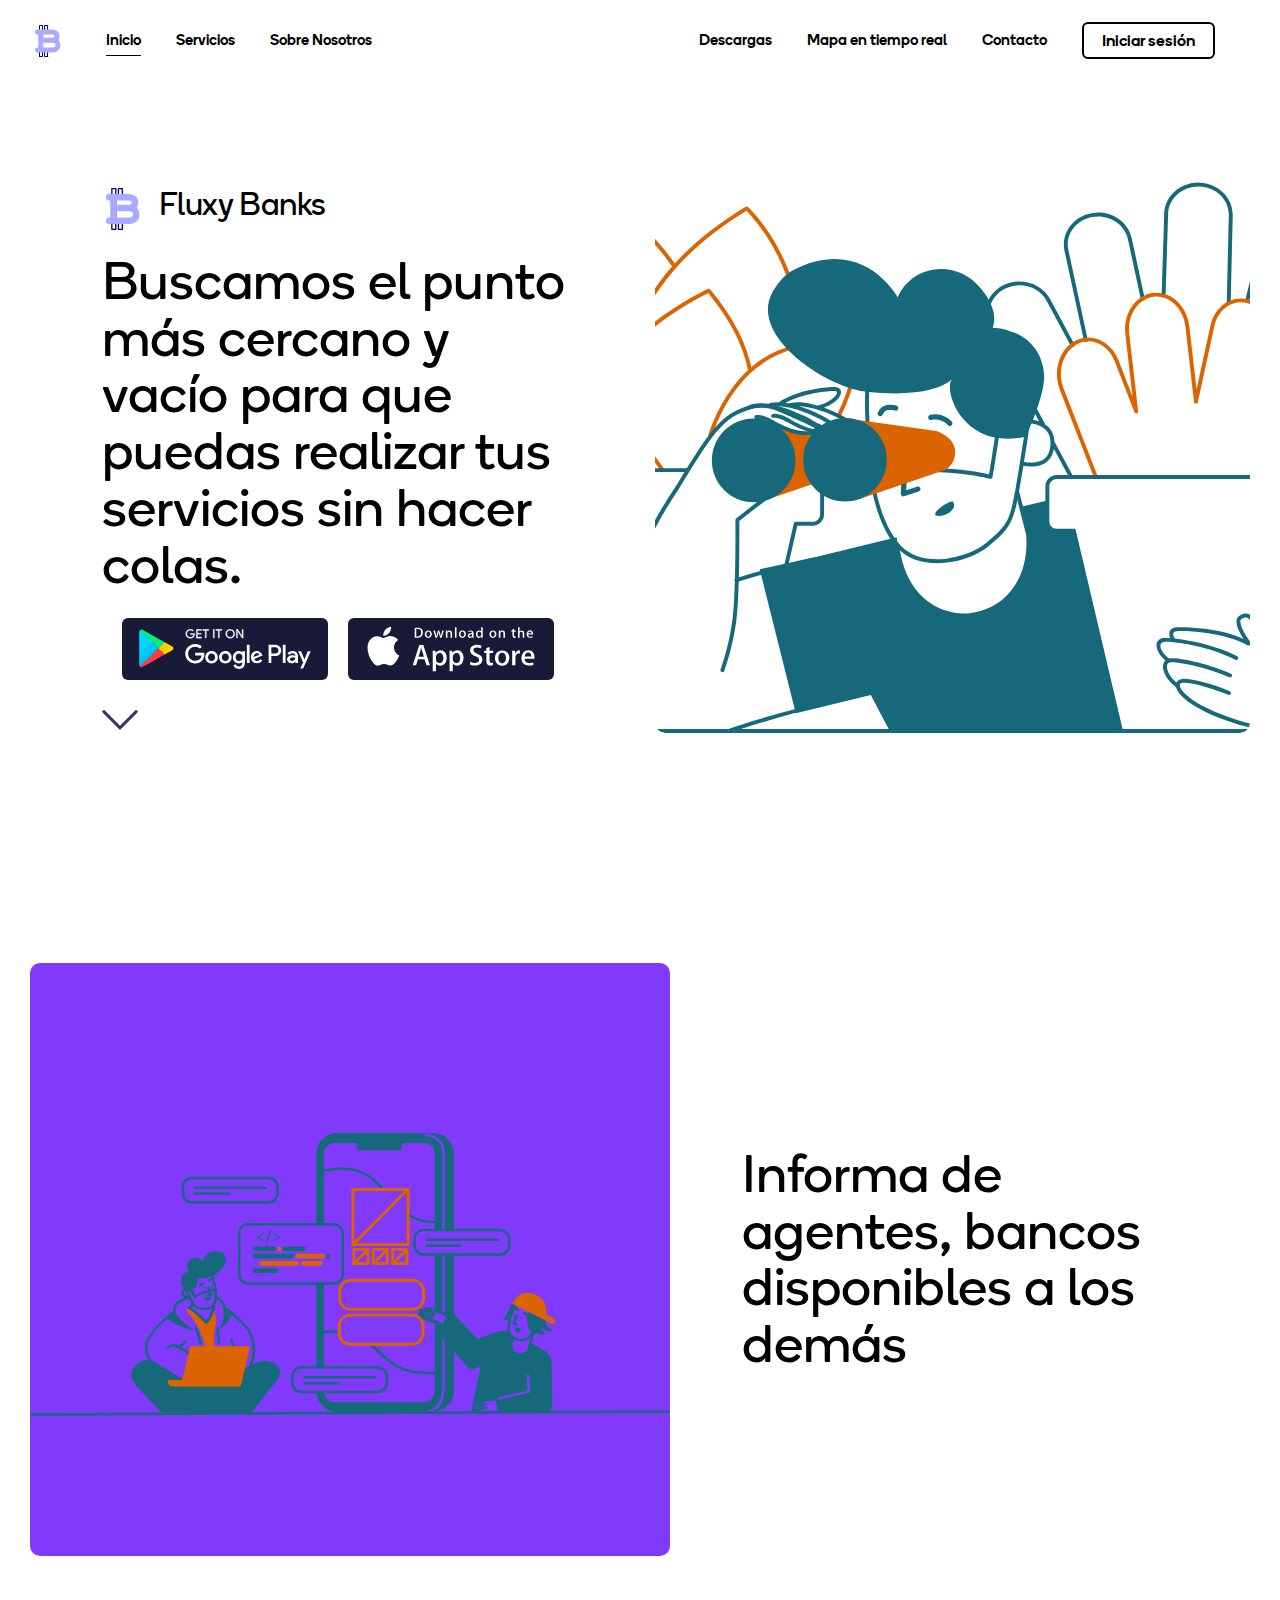
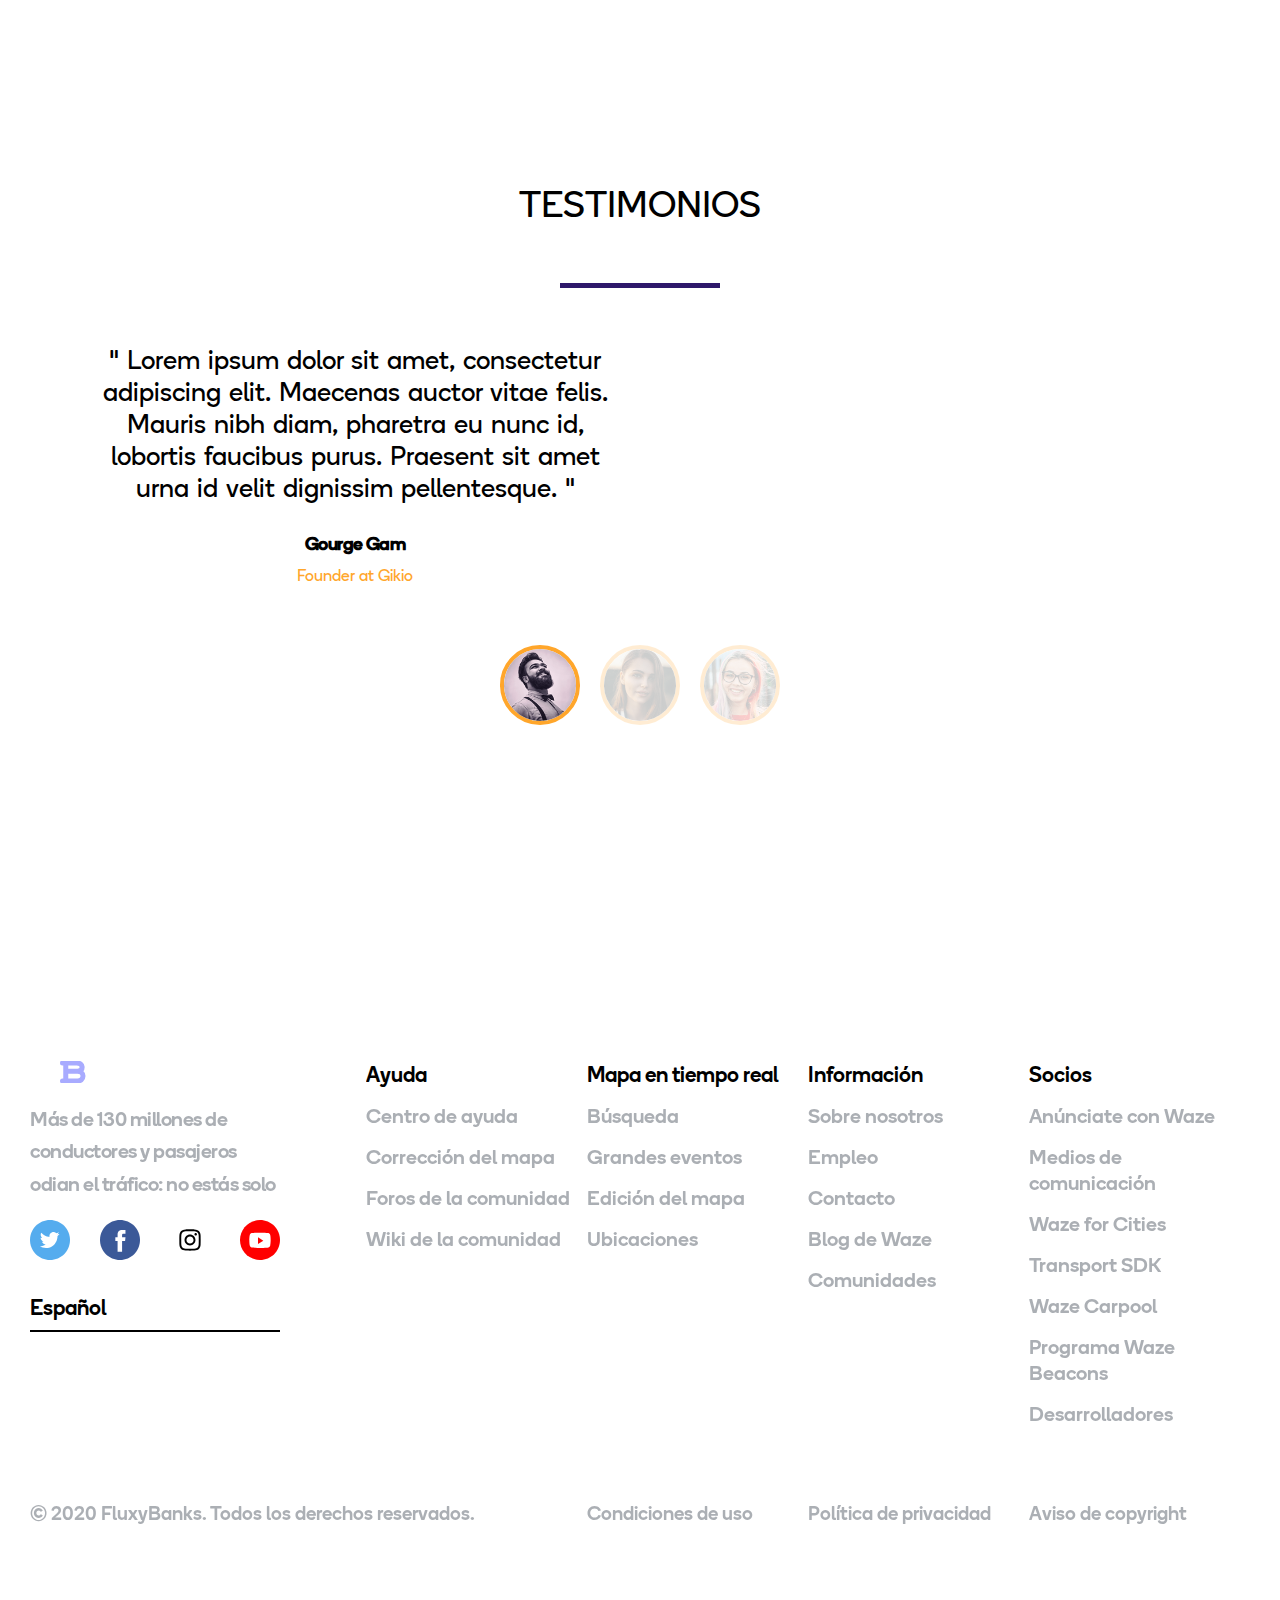
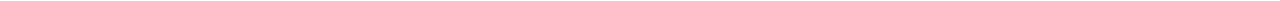
<file: index.html>
<!DOCTYPE html>
<html lang=es dir=ltr>
<head>
    <meta charset="UTF-8">
    <meta name="viewport" content="width=device-width, initial-scale=1.0">
    <link rel="stylesheet" href="index.css">
    <title>Fluxy Banks</title>
</head>
<body>
    <nav class="flxb-nav">
        <div class="flxb-nav-container">
            <a class="flxb-nav-logo" href="https://www.waze.com/es"></a>
            <div class="flxb-nav-switch"></div>
            <div class="flxb-nav-links">
                <a class="flxb-nav-link flxb-nav-link--active" href="#">Inicio</a>
                <a class="flxb-nav-link flxb-nav-link" href="#">Servicios</a>
                <a class="flxb-nav-link flxb-nav-link" href="#">Sobre Nosotros</a>
            </div>
            <div class="flxb-nav-links">
                <a class="flxb-nav-link flxb-nav-link" href="#">Descargas</a>
                <a class="flxb-nav-link flxb-nav-link" href="#">Mapa en tiempo real</a>
                <a class="flxb-nav-link flxb-nav-link" href="#">Contacto</a>
                <div class="flxb-nav-login">
                    <a class="flxb-nav-link login-button" href="#" data-signin-url="">Iniciar sesión</a>
                    <span class="logged-in-user flxb-hidden"></span>
                </div>
            </div>
        </div>
    </nav>

    <main class="">
        <section class="header couple section" data-inview>
            <div class="couple-container container ">
              <div class="couple-content couple-piece font-black">
                <div class="couple-brow">
                  <img class="couple-brow-icon"
                    src="./svg/logo.svg" />
          
                  <h3 class="couple-brow-text h3">
                    <p>Fluxy Banks</p>
                  </h3>
                </div>
          
                <h1 class="couple-heading h1">
                  <p>Buscamos el punto más cercano y vacío para que puedas realizar tus servicios sin hacer colas.
                  </p>
                </h1>
          
                <!-- <div class="buttons enter enter-bottom enter-delay-2"> -->
                    <div class="buttons enter enter-bottom enter-delay-2">
          
                  <a class="vendor vendor-google hidden-ios hidden-android"
                    href="#"
                    id="download-carpool-googlepaly-desktop" data-waze-playstore target="_blank">
                    <span>Descárgala de Google Play</span>
                  </a>
          
                  <a class="vendor vendor-apple hidden-ios hidden-android"
                    href="#"
                    id="download-carpool-appstore-desktop" data-waze-appstore target="_blank">
                    <span>Descárgala de la App Store</span>
                  </a>
          
         
                </div>        
                <a class="couple-arrow" href="#"></a>
              </div>
              <div class="couple-other couple-image couple-piece round">
                <div class="couple-spacer"></div>      
                <div style="background-image: url('./svg/looking.svg');"
                  class="image-piece round"></div>
              </div>
            </div>
        </section>

        <section class="header couple section" data-inview>
            <div class="couple-container container couple-reverse">
                <div class="couple-content couple-piece font-black">
                    <h1 class="couple-heading h1 enter enter-bottom">Informa de agentes, bancos disponibles a los dem&aacute;s
                    </h1>
                </div>
                <div class="couple-other couple-image couple-piece mobile-padding">
                    <div class="couple-spacer"></div>
                    <div class="background background-purple round enter enter-bottom"></div>
                    <div class="image-5-report"></div>
        
                </div>
            </div>
            </div>
        </section>

        
        <!-- <section class="testimonials">
            <div class="inner">
                <h1 class="h1">Testimonios</h1>
                <div class="border"></div>
        
                <div class="row">
                  <div class="col">
                    <div class="testimonial">
                      <img src="p1.png" alt="">
                      <div class="name">Full name</div>
                      <div class="stars">
                        <i class="fas fa-star"></i>
                        <i class="fas fa-star"></i>
                        <i class="fas fa-star"></i>
                        <i class="fas fa-star"></i>
                        <i class="fas fa-star"></i>
                      </div>
        
                      <p>
                        Lorem Ipsum is simply dummy text of the printing and typesetting industry. Lorem Ipsum has been the industry's standard dummy text ever since the 1500s,
                      </p>
                    </div>
                  </div>
        
                  <div class="col">
                    <div class="testimonial">
                      <img src="p2.png" alt="">
                      <div class="name">Full name</div>
                      <div class="stars">
                        <i class="fas fa-star"></i>
                        <i class="fas fa-star"></i>
                        <i class="fas fa-star"></i>
                        <i class="far fa-star"></i>
                        <i class="far fa-star"></i>
                      </div>
        
                      <p>
                        Lorem Ipsum is simply dummy text of the printing and typesetting industry. Lorem Ipsum has been the industry's standard dummy text ever since the 1500s,
                      </p>
                    </div>
                  </div>
        
                  <div class="col">
                    <div class="testimonial">
                      <img src="p3.png" alt="">
                      <div class="name">Full name</div>
                      <div class="stars">
                        <i class="fas fa-star"></i>
                        <i class="fas fa-star"></i>
                        <i class="fas fa-star"></i>
                        <i class="fas fa-star"></i>
                        <i class="far fa-star"></i>
                      </div>
        
                      <p>
                        Lorem Ipsum is simply dummy text of the printing and typesetting industry. Lorem Ipsum has been the industry's standard dummy text ever since the 1500s,
                      </p>
                    </div>
                  </div>
                </div>
              </div>
        </section> -->

        <section class="testimonials">
            <div class="testimonials-container">
                <div class="testimonials-title">
                   <h1 class="h1 font-black">Testimonios</h1>
                </div>
                <div class="testimonials-border"></div>
                <div class="testimonials-slider">
                    <div class="testimonials-slide active">
                        <p class="font-black">" Lorem ipsum dolor sit amet, consectetur adipiscing elit. Maecenas auctor vitae felis. 
                       Mauris nibh diam, pharetra eu nunc id, lobortis faucibus purus. Praesent sit amet urna id velit dignissim pellentesque. "</p>
                       <div class="testimonials-client-info">
                           <h3 class="h3 font-black">Gourge Gam</h3>
                           <span class="font-black">Founder at Gikio</span>
                       </div>
                    </div>
                    <div class="testimonials-slide">
                        <p class="font-black">" Lorem ipsum dolor sit amet, consectetur adipiscing elit. Maecenas auctor vitae felis. 
                       Mauris nibh diam, pharetra eu nunc id, lobortis faucibus purus. Praesent sit amet urna id velit dignissim pellentesque. "</p>
                       <div class="testimonials-client-info">
                           <h3 class="h3 font-black">Pooja Singh</h3>
                           <span class="font-black">Founder at KrimSim</span>
                       </div>
                    </div>
                    <div class="testimonials-slide">
                        <p class="font-black">" Lorem ipsum dolor sit amet, consectetur adipiscing elit. Maecenas auctor vitae felis. 
                       Mauris nibh diam, pharetra eu nunc id, lobortis faucibus purus. Praesent sit amet urna id velit dignissim pellentesque. "</p>
                       <div class="testimonials-client-info">
                           <h3 class="h3 font-black">Rinki Paul</h3>
                           <span class="font-black">Founder at Chamba</span>
                       </div>
                    </div>
                </div>
                <div class="testimonials-slider-indicator">
                    <img src="images/client-01.png" class="active" alt="img" data-id="0" />
                    <img src="images/client-02.png" alt="img" data-id="1" />
                    <img src="images/client-03.png" alt="img" data-id="2" />
                </div>
            </div>
        </section>
    </main>    

    <footer class="flxb-footer">
        <div class="flxb-footer-container">
    
            <div class="flxb-footer-meta">
                <div class="footer-meta-block1">
                    <a class="flxb-footer-meta-logo" href='#'>Fluxy Banks</a>
                    <p class="flxb-footer-meta-tagline">Más de 130 millones de conductores y pasajeros odian el tráfico: no
                        estás solo</p>
                    <div class="flxb-footer-meta-social">
                        <a class="flxb-footer-meta-social-link flxb-footer-meta-social-link-twitter"
                            href="https://twitter.com/waze">Twitter</a>
                        <a class="flxb-footer-meta-social-link flxb-footer-meta-social-link-facebook"
                            href="https://www.facebook.com/Waze">Facebook</a>
                        <a class="flxb-footer-meta-social-link flxb-footer-meta-social-link-instagram"
                            href="https://instagram.com/waze">Instegram</a>
                        <a class="flxb-footer-meta-social-link flxb-footer-meta-social-link-youtube"
                            href="https://www.youtube.com/waze?sub_confirmation=1">Youtube</a>
                    </div>
                </div>
    
                <div class="footer-meta-block2">
                    <div class="flxb-language-selector font-catskill-white">
                        <div class="flxb-dropdown flxb-dropdown--open-above flxb-dropdown--4-columns" data-flxb-dropdown>
                            <a class="flxb-dropdown__button" href="#" data-flxb-dropdown-button>
                                <span>Español</span>
                                <i class="fa fa-caret-down"></i>
                            </a>
                            <div class="flxb-dropdown__menu" data-flxb-dropdown-menu>
                                <div class="flxb-dropdown__menu-heading">
                                    <h2>Seleccionar idioma</h2>
                                    <span class="flxb-dropdown__close-button" data-flxb-dropdown-close></span>
                                </div>
                                <ul>
                                    <li class=>
                                        <a data-locale=af href="#">Afrikaans</a>
                                    </li>
                                    <li class=>
                                        <a data-locale=ar href="#">العربية</a>
                                    </li>
                                    <li class=>
                                        <a data-locale=bg href="#">Български</a>
                                    </li>
                                    <li class=>
                                        <a data-locale=ca href="#">Català</a>
                                    </li>
                                    <li class=>
                                        <a data-locale=cs href="#">Čeština</a>
                                    </li>
                                    <li class=>
                                        <a data-locale=da href="#">Dansk</a>
                                    </li>
                                    <li class=>
                                        <a data-locale=de href="#">Deutsch</a>
                                    </li>
                                    <li class=>
                                        <a data-locale=en href="#">English</a>
                                    </li>
                                    <li class=>
                                        <a data-locale=en-GB href="#">English (UK)</a>
                                    </li>
                                    <li class=active>
                                        <a data-locale=es href="#">Español</a>
                                    </li>
                                    <li class=>
                                        <a data-locale=es-419 href="#">Español-América Latina</a>
                                    </li>
                                    <li class=>
                                        <a data-locale=et href="#">Eesti</a>
                                    </li>
                                    <li class=>
                                        <a data-locale=fi href="#">Suomi</a>
                                    </li>
                                    <li class=>
                                        <a data-locale=fr href="#">Français</a>
                                    </li>
                                    <li class=>
                                        <a data-locale=gl href="#">Galego</a>
                                    </li>
                                    <li class=>
                                        <a data-locale=he href="#">עברית</a>
                                    </li>
                                    <li class=>
                                        <a data-locale=hr href="#">Hrvatski</a>
                                    </li>
                                    <li class=>
                                        <a data-locale=hu href="#">Magyar</a>
                                    </li>
                                    <li class=>
                                        <a data-locale=id href="#">Bahasa Indonesia</a>
                                    </li>
                                    <li class=>
                                        <a data-locale=it href="#">Italiano</a>
                                    </li>
                                    <li class=>
                                        <a data-locale=ja href="#">日本語</a>
                                    </li>
                                    <li class=>
                                        <a data-locale=ko href="#">한국어</a>
                                    </li>
                                    <li class=>
                                        <a data-locale=lt href="#">Lietuviškai</a>
                                    </li>
                                    <li class=>
                                        <a data-locale=lv href="#">Latviešu</a>
                                    </li>
                                    <li class=>
                                        <a data-locale=ms href="#">Melayu</a>
                                    </li>
                                    <li class=>
                                        <a data-locale=nl href="#">Nederlands</a>
                                    </li>
                                    <li class=>
                                        <a data-locale=no href="#">Norsk</a>
                                    </li>
                                    <li class=>
                                        <a data-locale=pl href="#">Polski</a>
                                    </li>
                                    <li class=>
                                        <a data-locale=pt-BR href="#">Português (Brasil)</a>
                                    </li>
                                    <li class=>
                                        <a data-locale=pt-PT href="#">Português (Portugal)</a>
                                    </li>
                                    <li class=>
                                        <a data-locale=ro href="#">Română</a>
                                    </li>
                                    <li class=>
                                        <a data-locale=ru href="#">Русский</a>
                                    </li>
                                    <li class=>
                                        <a data-locale=sk href="#">Slovenčina</a>
                                    </li>
                                    <li class=>
                                        <a data-locale=sl href="#">Slovenščina</a>
                                    </li>
                                    <li class=>
                                        <a data-locale=sr href="#">Srpski (Latinica)</a>
                                    </li>
                                    <li class=>
                                        <a data-locale=sv href="#">Svenska</a>
                                    </li>
                                    <li class=>
                                        <a data-locale=tr href="#">Türkçe</a>
                                    </li>
                                    <li class=>
                                        <a data-locale=uk href="#">Українська</a>
                                    </li>
                                    <li class=>
                                        <a data-locale=zh href="#">中文（简体）</a>
                                    </li>
                                    <li class=>
                                        <a data-locale=zh-TW href="#">中文（繁體）</a>
                                    </li>
                                </ul>
                            </div>
                        </div>
                    </div>
                </div>
    
            </div>
    
            <div class="flxb-footer-links">
                <div class="flxb-footer-list" data-controller="FooterListController">
                    <p class="flxb-footer-list-heading" data-target="FooterListController.heading"
                        data-action="click->FooterListController#toggleList">
                        <span class="flxb-footer-list-heading-text">
                            Ayuda
                        </span>
                        <i class="fa fa-caret-down flxb-footer-list-heading-icon"></i>
                    </p>
    
                    <div class="flxb-footer-list-content" data-target="FooterListController.content">
                        <a class="flxb-footer-list-link" href="https://support.google.com/waze/answer/9058157?hl=en">
                            Centro de ayuda
                        </a>
                        <a class="flxb-footer-list-link" href="https://support.google.com/waze/answer/7101380?hl=en">
                            Corrección del mapa
                        </a>
                        <a class="flxb-footer-list-link" href="https://www.waze.com/forum/">
                            Foros de la comunidad
                        </a>
                        <a class="flxb-footer-list-link" href="https://wazeopedia.waze.com/">
                            Wiki de la comunidad
                        </a>
                    </div>
                </div>
                <div class="flxb-footer-list" data-controller="FooterListController">
                    <p class="flxb-footer-list-heading" data-target="FooterListController.heading"
                        data-action="click->FooterListController#toggleList">
                        <span class="flxb-footer-list-heading-text">
                            Mapa en tiempo real
                        </span>
                        <i class="fa fa-caret-down flxb-footer-list-heading-icon"></i>
                    </p>
    
                    <div class="flxb-footer-list-content" data-target="FooterListController.content">
                        <a class="flxb-footer-list-link"
                            href="livemapf438.html?utm_source=waze_website&amp;utm_campaign=waze_website">
                            Búsqueda
                        </a>
                        <a class="flxb-footer-list-link" href="events.html">
                            Grandes eventos
                        </a>
                        <a class="flxb-footer-list-link" href="editor.html">
                            Edición del mapa
                        </a>
                        <a class="flxb-footer-list-link" href="livemap.html">
                            Ubicaciones
                        </a>
                    </div>
                </div>
                <div class="flxb-footer-list" data-controller="FooterListController">
                    <p class="flxb-footer-list-heading" data-target="FooterListController.heading"
                        data-action="click->FooterListController#toggleList">
                        <span class="flxb-footer-list-heading-text">
                            Información
                        </span>
                        <i class="fa fa-caret-down flxb-footer-list-heading-icon"></i>
                    </p>
    
                    <div class="flxb-footer-list-content" data-target="FooterListController.content">
                        <a class="flxb-footer-list-link" href="about.html">
                            Sobre nosotros
                        </a>
                        <a class="flxb-footer-list-link" href="careers.html">
                            Empleo
                        </a>
                        <a class="flxb-footer-list-link" href="contact.html">
                            Contacto
                        </a>
                        <a class="flxb-footer-list-link" href="https://blog.waze.com/">
                            Blog de Waze
                        </a>
                        <a class="flxb-footer-list-link" href="communities.html">
                            Comunidades
                        </a>
                    </div>
                </div>
                <div class="flxb-footer-list" data-controller="FooterListController">
                    <p class="flxb-footer-list-heading" data-target="FooterListController.heading"
                        data-action="click->FooterListController#toggleList">
                        <span class="flxb-footer-list-heading-text">
                            Socios
                        </span>
                        <i class="fa fa-caret-down flxb-footer-list-heading-icon"></i>
                    </p>
    
                    <div class="flxb-footer-list-content" data-target="FooterListController.content">
                        <a class="flxb-footer-list-link"
                            href="http://waze.com/ads?utm_source=waze_website&amp;utm_medium=website_footer&amp;utm_campaign=advertise_on_waze">
                            Anúnciate con Waze
                        </a>
                        <a class="flxb-footer-list-link" href="broadcasters.html">
                            Medios de comunicación
                        </a>
                        <a class="flxb-footer-list-link" href="ccp.html">
                            Waze for Cities
                        </a>
                        <a class="flxb-footer-list-link" href="sdk.html">
                            Transport SDK
                        </a>
                        <a class="flxb-footer-list-link" href="carpool.html">
                            Waze Carpool
                        </a>
                        <a class="flxb-footer-list-link" href="beacons.html">
                            Programa Waze Beacons
                        </a>
                        <a class="flxb-footer-list-link" href="https://developers.google.com/waze">
                            Desarrolladores
                        </a>
                    </div>
                </div>
            </div>
    
            <div class="flxb-footer-legal">
                <div class="flxb-footer-legal-links">
                    <a class="flxb-footer-legal-link" href='legal/tos.html'>Condiciones de uso</a>
                    <a class="flxb-footer-legal-link" href='legal/privacy.html'>Política de privacidad</a>
                    <a class="flxb-footer-legal-link" href='legal/copyright.html'>Aviso de copyright</a>
                </div>
                <p class="flxb-footer-legal-copyright">
                    © 2020 FluxyBanks. Todos los derechos reservados.
                </p>
            </div>
    
        </div>
    </footer>

    </body>

<script src="index.js"></script>

</html>
</file>
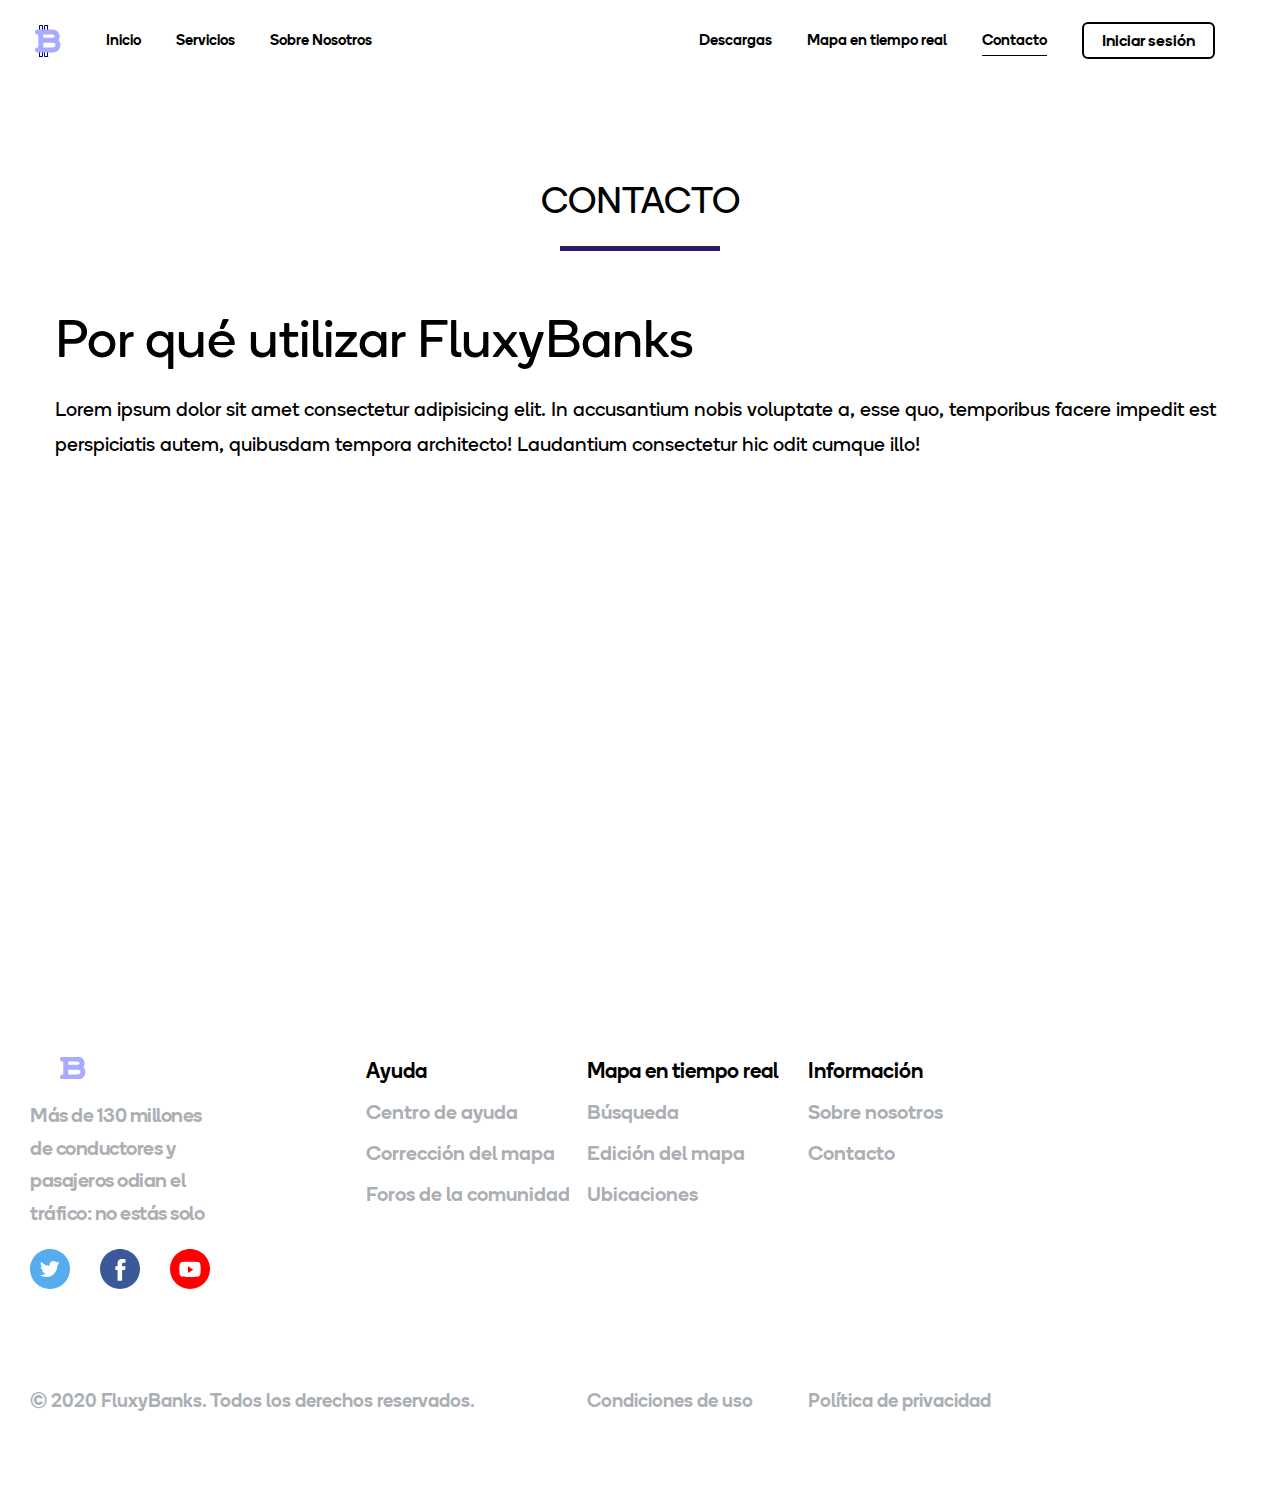
<file: contacto.html>
<!DOCTYPE html>
<html lang=es dir=ltr>

<head>
    <meta charset="UTF-8">
    <meta name="viewport" content="width=device-width, initial-scale=1.0">
    <link rel="stylesheet" href="index.css">
    <link rel="icon" type="image/svg" href="svg/icon.svg">
    <title>Fluxy Banks</title>
</head>

<body>
    <nav class="flxb-nav">
        <div class="flxb-nav-container">
            <a class="flxb-nav-logo" href="https://www.waze.com/es"></a>
            <div class="flxb-nav-switch"></div>
            <div class="flxb-nav-links">
                <a class="flxb-nav-link flxb-nav-link" href="index.html">Inicio</a>
                <a class="flxb-nav-link flxb-nav-link" href="servicios.html">Servicios</a>
                <a class="flxb-nav-link flxb-nav-link" href="sobre-nosotros.html">Sobre Nosotros</a>
            </div>
            <div class="flxb-nav-links">
                <a class="flxb-nav-link flxb-nav-link" href="#">Descargas</a>
                <a class="flxb-nav-link flxb-nav-link" href="#">Mapa en tiempo real</a>
                <a class="flxb-nav-link flxb-nav-link--active" href="contacto.html">Contacto</a>
                <div class="flxb-nav-login">
                    <a class="flxb-nav-link login-button" href="#" data-signin-url="">Iniciar sesión</a>
                    <!-- <div class="overlay" style="display: block; z-index: 1; margin-top: 8px;"></div> -->
                    <div class='flxb-dropdown__menu'>
                        <div class='flxb-dropdown__menu-heading'>
                            <span class='flxb-dropdown__close-button'></span>
                        </div>
                        <ul>
                            <li>
                                <a href='clientes' target="_blank">Personas</a>
                            </li>
                            <li>
                                <a href='empresas' target="_blank">Empresas</a>
                            </li>
                        </ul>
                    </div>
                    <span class="logged-in-user flxb-hidden"></span>
                </div>
            </div>
        </div>
    </nav>

    <main>
        <section class="testimonials">  
            <div class="testimonials-title">
                <h1 class="couple-heading h1 enter enter-bottom">Contacto</h1>
                <div class="testimonials-border"></div>
            </div>
            <div class="couple-content couple-piece font-black">
                <h1 class="couple-heading h1 enter enter-bottom" style="z-index: 1;">
                    <p>Por qu&eacute; utilizar FluxyBanks
                    </p>
                  </h1>
              <h4 class="couple-subhead h4 enter enter-bottom" style="z-index: 1;"">Lorem ipsum dolor sit amet consectetur adipisicing elit. In accusantium nobis voluptate a, esse quo, temporibus facere impedit est perspiciatis autem, quibusdam tempora architecto! Laudantium consectetur hic odit cumque illo!</h4>
            </div>
        </section>

    </main>

    <footer class='flxb-footer'>
        <div class='flxb-footer-container'>
            <div class='flxb-footer-meta'>
                <div class='footer-meta-block1'>
                    <a class='flxb-footer-meta-logo' href='#'>Waze</a>
                    <p class='flxb-footer-meta-tagline'>
                        Más de 130 millones de conductores y pasajeros odian el tráfico: no estás solo
                    </p>
                    <div class='flxb-footer-meta-social'>
                        <a class="flxb-footer-meta-social-link flxb-footer-meta-social-link-twitter"
                            href="https://twitter.com/waze_es">Twitter</a>
                        <a class="flxb-footer-meta-social-link flxb-footer-meta-social-link-facebook"
                            href="https://www.facebook.com/Waze">Facebook</a>
                        <!-- <a class="flxb-footer-meta-social-link flxb-footer-meta-social-link-instagram"
                  href="https://instagram.com/waze">Instagram</a> -->
                        <a class="flxb-footer-meta-social-link flxb-footer-meta-social-link-youtube"
                            href="https://www.youtube.com/waze?sub_confirmation=1">YouTube</a>
                    </div>
                </div>
            </div>

            <div class='flxb-footer-links'>
                <div class='flxb-footer-list footer-list-1' data-height='246'>
                    <p class='flxb-footer-list-heading'>
                        <span class='flxb-footer-list-heading-text'>Ayuda</span>
                        <i class='fa fa-caret-down flxb-footer-list-heading-icon'></i>
                    </p>
                    <div class='flxb-footer-list-content'>
                        <a class='flxb-footer-list-link'
                            href='https://support.google.com/waze/answer/9058157?hl=es'>Centro de
                            ayuda</a>
                        <a class='flxb-footer-list-link'
                            href='https://support.google.com/waze/answer/7101380?hl=es'>Corrección del
                            mapa</a>
                        <a class='flxb-footer-list-link' href='https://www.waze.com/forum/'>Foros de la comunidad</a>
                        <!-- <a class='flxb-footer-list-link' href='https://wazeopedia.waze.com/'>Wiki de la comunidad</a> -->
                    </div>
                </div>
                <div class='flxb-footer-list footer-list-2' data-height='246'>
                    <p class='flxb-footer-list-heading'>
                        <span class='flxb-footer-list-heading-text'>Mapa en tiempo real</span>
                        <i class='fa fa-caret-down flxb-footer-list-heading-icon'></i>
                    </p>
                    <div class='flxb-footer-list-content'>
                        <a class='flxb-footer-list-link'
                            href='livemapf438.html?utm_source=waze_website&amp;utm_campaign=waze_website'>Búsqueda</a>
                        <a class='flxb-footer-list-link' href='editor.html'>Edición del mapa</a>
                        <a class='flxb-footer-list-link' href='https://www.waze.com/location'>Ubicaciones</a>
                    </div>
                </div>
                <div class='flxb-footer-list footer-list-3' data-height='287'>
                    <p class='flxb-footer-list-heading'>
                        <span class='flxb-footer-list-heading-text'>Información</span>
                        <i class='fa fa-caret-down flxb-footer-list-heading-icon'></i>
                    </p>
                    <div class='flxb-footer-list-content'>
                        <a class='flxb-footer-list-link' href='about.html'>Sobre nosotros</a>
                        <a class='flxb-footer-list-link' href='contact.html'>Contacto</a>
                    </div>
                </div>
            </div>

            <div class='flxb-footer-legal'>
                <div class='flxb-footer-legal-links'>
                    <a class='flxb-footer-legal-link' href='legal/tos.html'>
                        Condiciones de uso
                    </a>
                    <a class='flxb-footer-legal-link' href='legal/privacy.html'>
                        Política de privacidad
                    </a>
                </div>
                <p class='flxb-footer-legal-copyright'>© 2020 FluxyBanks. Todos los derechos reservados.</p>
            </div>
        </div>
    </footer>

</body>

<script src="index.js"></script>

</html>
</file>
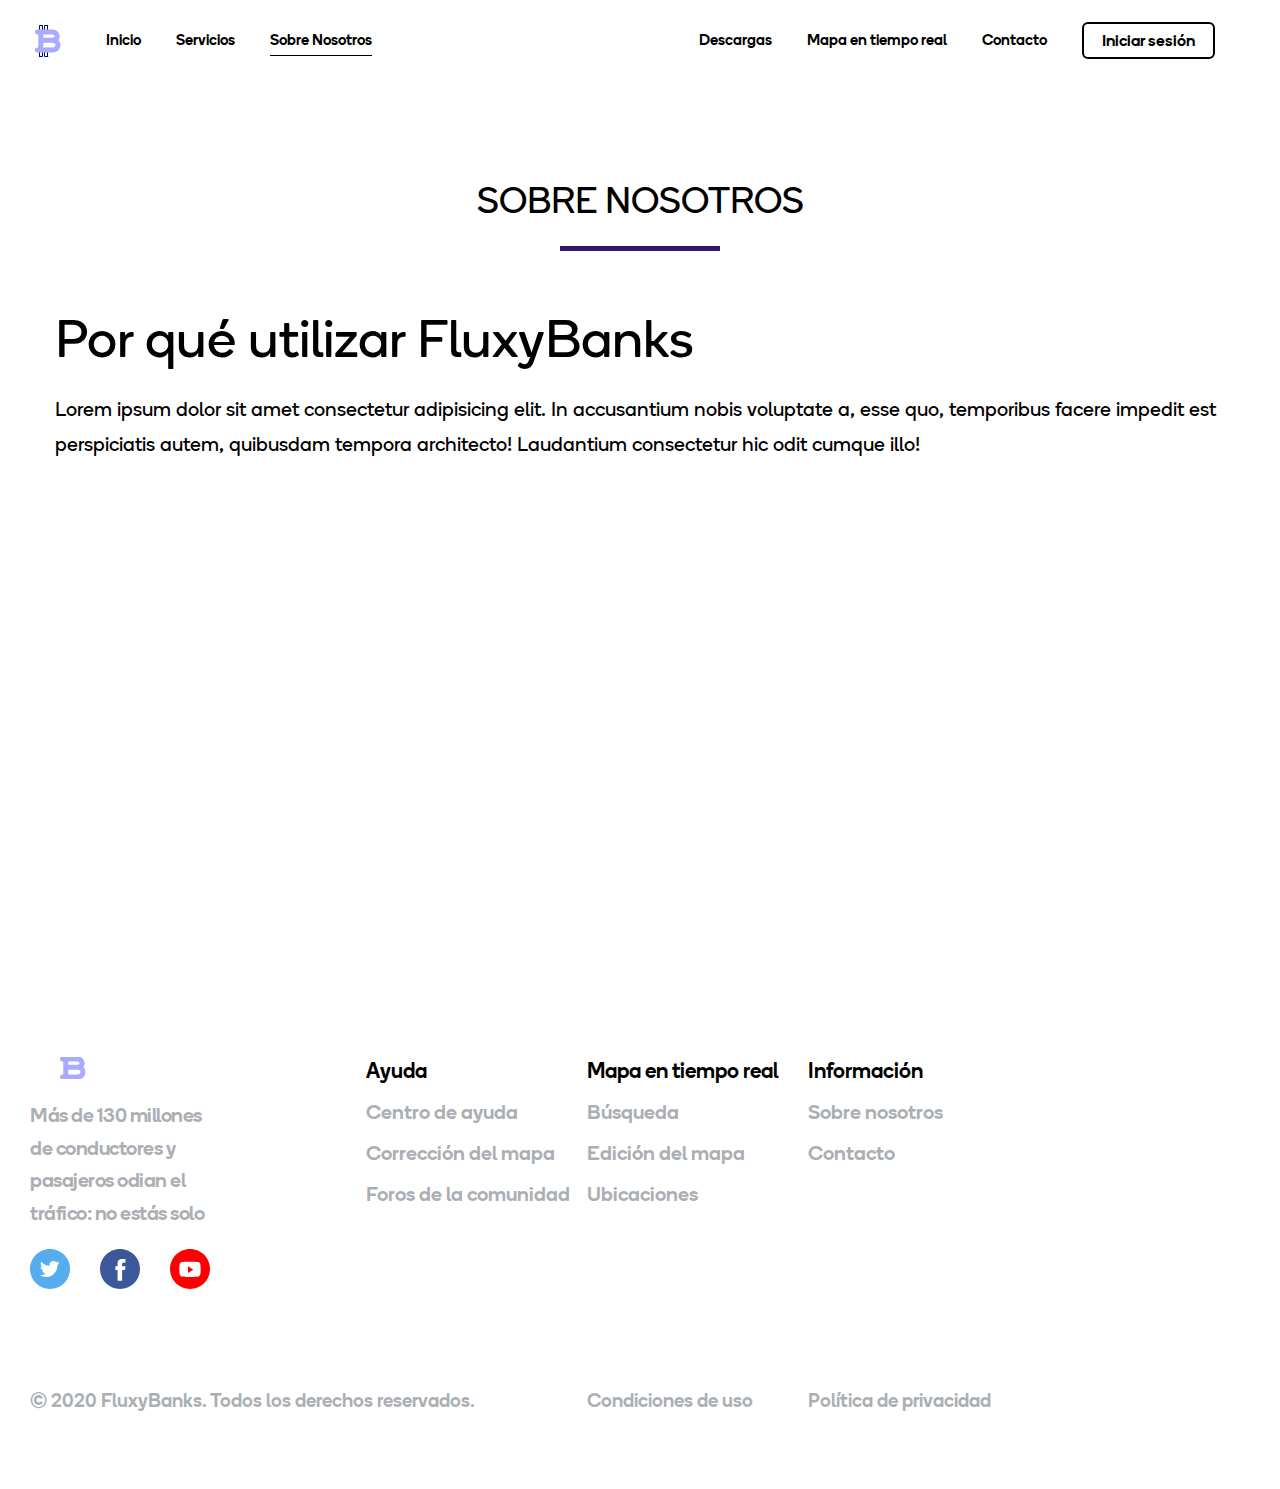
<file: sobre-nosotros.html>
<!DOCTYPE html>
<html lang=es dir=ltr>
<head>
    <meta charset="UTF-8">
    <meta name="viewport" content="width=device-width, initial-scale=1.0">
    <link rel="stylesheet" href="index.css">
    <link rel="icon" type="image/svg" href="svg/icon.svg">
    <title>Fluxy Banks</title>
</head>
<body>
    <nav class="flxb-nav">
        <div class="flxb-nav-container">
            <a class="flxb-nav-logo" href="https://www.waze.com/es"></a>
            <div class="flxb-nav-switch"></div>
            <div class="flxb-nav-links">
                <a class="flxb-nav-link flxb-nav-link" href="index.html">Inicio</a>
                <a class="flxb-nav-link flxb-nav-link" href="servicios.html">Servicios</a>
                <a class="flxb-nav-link flxb-nav-link--active" href="sobre-nosotros.html">Sobre Nosotros</a>
            </div>
            <div class="flxb-nav-links">
                <a class="flxb-nav-link flxb-nav-link" href="#">Descargas</a>
                <a class="flxb-nav-link flxb-nav-link" href="#">Mapa en tiempo real</a>
                <a class="flxb-nav-link flxb-nav-link" href="contacto.html">Contacto</a>
                <div class="flxb-nav-login">
                    <a class="flxb-nav-link login-button" href="#" data-signin-url="">Iniciar sesión</a>
                    <!-- <div class="overlay" style="display: block; z-index: 1; margin-top: 8px;"></div> -->
                    <div class='flxb-dropdown__menu'>
                        <div class='flxb-dropdown__menu-heading'>
                          <span class='flxb-dropdown__close-button'></span>
                        </div>
                        <ul>
                          <li>
                            <a href='clientes' target="_blank">Personas</a>
                          </li>
                          <li>
                            <a href='empresas' target="_blank">Empresas</a>
                          </li>                          
                        </ul>
                      </div>
                    <span class="logged-in-user flxb-hidden"></span>
                    
                </div>
            </div>
        </div>
    </nav>

    <main>
            <section class="testimonials">  
                <div class="testimonials-title">
                    <h1 class="couple-heading h1 enter enter-bottom">Sobre Nosotros</h1>
                    <div class="testimonials-border"></div>
                </div>
                <div class="couple-content couple-piece font-black">
                    <h1 class="couple-heading h1 enter enter-bottom" style="z-index: 1;">
                        <p>Por qu&eacute; utilizar FluxyBanks
                        </p>
                      </h1>
                  <h4 class="couple-subhead h4 enter enter-bottom" style="z-index: 1;"">Lorem ipsum dolor sit amet consectetur adipisicing elit. In accusantium nobis voluptate a, esse quo, temporibus facere impedit est perspiciatis autem, quibusdam tempora architecto! Laudantium consectetur hic odit cumque illo!</h4>
                </div>
            </section>
    </main>

    <footer class='flxb-footer'>
        <div class='flxb-footer-container'>
          <div class='flxb-footer-meta'>
            <div class='footer-meta-block1'>
              <a class='flxb-footer-meta-logo' href='#'>Waze</a>
              <p class='flxb-footer-meta-tagline'>
                Más de 130 millones de conductores y pasajeros odian el tráfico: no estás solo
              </p>
              <div class='flxb-footer-meta-social'>
                <a class="flxb-footer-meta-social-link flxb-footer-meta-social-link-twitter"
                  href="https://twitter.com/waze_es">Twitter</a>
                <a class="flxb-footer-meta-social-link flxb-footer-meta-social-link-facebook"
                  href="https://www.facebook.com/Waze">Facebook</a>
                <!-- <a class="flxb-footer-meta-social-link flxb-footer-meta-social-link-instagram"
                  href="https://instagram.com/waze">Instagram</a> -->
                <a class="flxb-footer-meta-social-link flxb-footer-meta-social-link-youtube"
                  href="https://www.youtube.com/waze?sub_confirmation=1">YouTube</a>
              </div>
            </div>
          </div>
    
          <div class='flxb-footer-links'>
            <div class='flxb-footer-list footer-list-1' data-height='246'>
              <p class='flxb-footer-list-heading'>
                <span class='flxb-footer-list-heading-text'>Ayuda</span>
                <i class='fa fa-caret-down flxb-footer-list-heading-icon'></i>
              </p>
              <div class='flxb-footer-list-content'>
                <a class='flxb-footer-list-link' href='https://support.google.com/waze/answer/9058157?hl=es'>Centro de
                  ayuda</a>
                <a class='flxb-footer-list-link' href='https://support.google.com/waze/answer/7101380?hl=es'>Corrección del
                  mapa</a>
                <a class='flxb-footer-list-link' href='https://www.waze.com/forum/'>Foros de la comunidad</a>
                <!-- <a class='flxb-footer-list-link' href='https://wazeopedia.waze.com/'>Wiki de la comunidad</a> -->
              </div>
            </div>
            <div class='flxb-footer-list footer-list-2' data-height='246'>
              <p class='flxb-footer-list-heading'>
                <span class='flxb-footer-list-heading-text'>Mapa en tiempo real</span>
                <i class='fa fa-caret-down flxb-footer-list-heading-icon'></i>
              </p>
              <div class='flxb-footer-list-content'>
                <a class='flxb-footer-list-link'
                  href='livemapf438.html?utm_source=waze_website&amp;utm_campaign=waze_website'>Búsqueda</a>
                <a class='flxb-footer-list-link' href='editor.html'>Edición del mapa</a>
                <a class='flxb-footer-list-link' href='https://www.waze.com/location'>Ubicaciones</a>
              </div>
            </div>
            <div class='flxb-footer-list footer-list-3' data-height='287'>
              <p class='flxb-footer-list-heading'>
                <span class='flxb-footer-list-heading-text'>Información</span>
                <i class='fa fa-caret-down flxb-footer-list-heading-icon'></i>
              </p>
              <div class='flxb-footer-list-content'>
                <a class='flxb-footer-list-link' href='about.html'>Sobre nosotros</a>
                <a class='flxb-footer-list-link' href='contact.html'>Contacto</a>                
              </div>
            </div>
          </div>
    
          <div class='flxb-footer-legal'>
            <div class='flxb-footer-legal-links'>
              <a class='flxb-footer-legal-link' href='legal/tos.html'>
                Condiciones de uso
              </a>
              <a class='flxb-footer-legal-link' href='legal/privacy.html'>
                Política de privacidad
              </a>
            </div>
            <p class='flxb-footer-legal-copyright'>© 2020 FluxyBanks. Todos los derechos reservados.</p>
          </div>
        </div>
      </footer>

    </body>

<script src="index.js"></script>

</html>
</file>
<file: index.css>
@import url(https://fonts.googleapis.com/css?family=Poppins:400,500,600,700|Rubik:400,500,700);

@font-face {
  font-family: "Boing";
  font-weight: 400;
  src: url("./fonts/boing-400.woff2")
      format("woff2");
}
@font-face {
  font-family: "Boing";
  font-weight: 500;
  src: url("./fonts/boing-500.woff2")
      format("woff2");
}


main {
    font-family: "Boing", "Rubik", sans-serif;
    font-weight: 500;
    font-size: 16px;
    line-height: 1.3;
    -webkit-font-smoothing: antialiased;
  }

.visible-android {
    display: none;
  }
  .visible-ios {
    display: none;
  }
  .visible-mobile {
    display: none;
  }
  body.device-ios .visible-ios,
  body.device-ios .visible-mobile {
    display: block;
  }
  body.device-ios .hidden-ios {
    display: none !important;
  }
  body.device-android .visible-android,
  body.device-android .visible-mobile {
    display: block;
  }
  body.device-android .hidden-android {
    display: none !important;
  }
  body.device-other .hidden-other {
    display: none !important;
  }
  .flxb-split-livemap-section__body-short + .flxb-split-livemap-section__body {
    display: none;
  }
  @media (min-width: 768px) {
    .flxb-split-livemap-section__body-short + .flxb-split-livemap-section__body {
      display: block;
    }
  }
  .flxb-split-livemap-section__body-short + .flxb-split-livemap-section__body {
    display: none;
  }
  @media (min-width: 768px) {
    .flxb-split-livemap-section__body-short + .flxb-split-livemap-section__body {
      display: block;
    }
  }
  .flxb-hidden {
    display: none !important;
  }
  .flxb-nowrap {
    white-space: nowrap;
  }
  main {
    -webkit-font-smoothing: antialiased;
    font-family: "Boing", "Rubik", sans-serif;
    font-size: 16px;
    font-weight: 500;
    line-height: 1.3;
    background-color: #fff;
    padding-bottom: 1px;
  }

  .couple-arrow {
    display: block;
    width: 18px;
    height: 10px;
  }
  [dir] .couple-arrow {
    margin-top: 25px;
    background-image: url(./svg/arrow.svg);
    background-position: center;
    background-size: 100%;
    background-repeat: no-repeat;
  }
  [dir="ltr"] .couple-arrow {
    animation: arrow 1s linear infinite 2.5s;
  }
  [dir="rtl"] .couple-arrow {
    animation: arrow 1s linear infinite 2.5s;
  }
  @media (min-width: 1024px) {
    .couple-arrow {
      width: 36px;
      height: 20px;
    }
    [dir] .couple-arrow {
      margin-top: 50px;
    }
  }

  /* .arrow-icon {
    display: block;
    width: 18px;
    height: 10px;
  }
  [dir] .arrow-icon {
    margin-top: 25px;
    background-image: url(./svg/arrow.svg);
    background-position: center;
    background-size: 100%;
    background-repeat: no-repeat;
  } */

  @keyframes arrow {
    0%,
    50%,
    100% {
      transform: translate3d(0, 0, 0);
    }
    25% {
      transform: translate3d(0, 5px, 0);
    }
    75% {
      transform: translate3d(0, -5px, 0);
    }
  }


  h1 {
    font-size: 36px;
    line-height: 39px;
    font-weight: 700;
    letter-spacing: -1.5px;
  }
  [dir] h1 {
    margin: 0 0 15px;
  }
  @media (min-width: 1024px) {
    h1 {
      font-size: 42px;
      line-height: 45px;
    }
  }
  h2 {
    font-size: 26px;
    line-height: 32px;
    font-weight: 700;
    letter-spacing: -.8px;
  }
  [dir] h2 {
    margin: 0 0 15px;
  }
  @media (min-width: 1024px) {
    h2 {
      font-size: 30px;
      line-height: 35px;
    }
  }
  @media (min-width: 1024px){
    [dir] section {
        padding: 100px 0;
    }
  }
  h3 {
    font-size: 22px;
    line-height: 26px;
    letter-spacing: -0.6px;
  }
  [dir] h3 {
    margin: 0 0 10px;
  }
  @media (min-width: 1024px) {
    h3 {
      font-size: 24px;
      line-height: 28px;
    }
  }

html,
body,
div,
header,
footer,
main,
section,
nav,
h1,
h2,
h3,
h4,
h5,
h6,
img,
svg,
p,
a,
hr,
span,
ol,
ul,
li,
form,
input,
label {
  font-size: 100%;
  font: inherit;
  vertical-align: baseline;
  font-family: "Boing", "Rubik", sans-serif;
}


*,
*::before,
*::after {
    margin: 0;
    padding: 0;
    box-sizing: border-box;    
}
img {
  max-width: 100%;
}

svg {
  overflow: hidden;
}

::placeholder {
  opacity: 1;
}

a {
  text-decoration: none;
  color: inherit;
  -webkit-tap-highlight-color: rgba(0, 0, 0, 0);
  outline: none;
}

.h1 {
    font-size: 30px;
    letter-spacing: 0;
    line-height: 1.1;
  }
  @media (min-width: 1024px) {
    .h1 {
      font-size: 54px;
      line-height: 1.05;
    }
  }
  .h2 {
    font-size: 26px;
    letter-spacing: 0;
    line-height: 1.25;
  }
  @media (min-width: 1024px) {
    .h2 {
      font-size: 42px;
      letter-spacing: -0.04em;
      line-height: 1.15;
    }
  }
  .h3 {
    font-size: 24px;
    line-height: 1.3;
  }
  @media (min-width: 1024px) {
    .h3 {
      font-size: 32px;
      line-height: 1.2;
    }
  }
  .h4 {
    font-size: 16px;
    line-height: 1.75;
  }
  @media (min-width: 1024px) {
    .h4 {
      font-size: 20px;
    }
  }

  .enter {
    opacity: 0.01;
  }
  [dir] .enter {
    transition-property: opacity, transform;
    transition-duration: 0.75s;
    transition-timing-function: cubic-bezier(0.25, 0.46, 0.45, 0.94);
  }
  [dir] .enter-delay-0 {
    transition-delay: 0s;
  }
  [dir] .enter-delay-1 {
    transition-delay: 0.25s;
  }
  [dir] .enter-delay-2 {
    transition-delay: 0.5s;
  }
  [dir] .enter-delay-3 {
    transition-delay: 0.75s;
  }
  [dir] .enter-delay-4 {
    transition-delay: 1s;
  }
  [dir] .enter-delay-5 {
    transition-delay: 1.25s;
  }
  [dir] .enter-scale {
    transform: scale3d(1.1, 1.1, 1);
  }
  [dir] .enter-top {
    transform: translate3d(0, -15px, 0);
  }
  [dir] .enter-bottom {
    transform: translate3d(0, 15px, 0);
  }
  [dir="ltr"] .enter-right {
    transform: translate3d(15px, 0, 0);
  }
  [dir="rtl"] .enter-right {
    transform: translate3d(-15px, 0, 0);
  }
  [dir="ltr"] .enter-left {
    transform: translate3d(-15px, 0, 0);
  }
  [dir="rtl"] .enter-left {
    transform: translate3d(15px, 0, 0);
  }
  @media (min-width: 768px) {
    [dir] .enter-top {
      transform: translate3d(0, -20px, 0);
    }
    [dir] .enter-bottom {
      transform: translate3d(0, 20px, 0);
    }
    [dir="ltr"] .enter-right {
      transform: translate3d(20px, 0, 0);
    }
    [dir="rtl"] .enter-right {
      transform: translate3d(-20px, 0, 0);
    }
    [dir="ltr"] .enter-left {
      transform: translate3d(-20px, 0, 0);
    }
    [dir="rtl"] .enter-left {
      transform: translate3d(20px, 0, 0);
    }
  }
  @media (min-width: 1024px) {
    [dir] .enter-top {
      transform: translate3d(0, -50px, 0);
    }
    [dir] .enter-bottom {
      transform: translate3d(0, 50px, 0);
    }
    [dir="ltr"] .enter-right {
      transform: translate3d(50px, 0, 0);
    }
    [dir="rtl"] .enter-right {
      transform: translate3d(-50px, 0, 0);
    }
    [dir="ltr"] .enter-left {
      transform: translate3d(-50px, 0, 0);
    }
    [dir="rtl"] .enter-left {
      transform: translate3d(50px, 0, 0);
    }
  }
  .is-inview .enter {
    opacity: 1;
  }
  [dir] .is-inview .enter {
    transform: translate3d(0, 0, 0) scale3d(1, 1, 1);
  }


.row {
  display: flex;
  flex-wrap: wrap;
}

.row:before, .row:after {
  content: " ";
  display: table;
}

.col {
  position: relative;
  width: 100%;
}


@media (min-width: 0) {
  .col {
    flex-basis: 0;
    flex-grow: 1;
    min-width: 0;
    max-width: 100%;
  }
}
.col-sm {
  position: relative;
  width: 100%;
}

@media (min-width: 320px) {
  .col-sm {
    flex-basis: 0;
    flex-grow: 1;
    min-width: 0;
    max-width: 100%;
  }
}

.col-md {
  position: relative;
  width: 100%;
}

@media (min-width: 768px) {
  .col-md {
    flex-basis: 0;
    flex-grow: 1;
    min-width: 0;
    max-width: 100%;
  }
}
.col-lg {
  position: relative;
  width: 100%;
}

@media (min-width: 1024px) {
  .col-lg {
    flex-basis: 0;
    flex-grow: 1;
    min-width: 0;
    max-width: 100%;
  }
}
.background {
  position: absolute;
  top: 0;
  width: 100%;
  height: 100%;
}

.button {
    display: flex;
    justify-content: center;
    align-items: center;
    min-height: 36px;
    font-size: 14px;
  }
  [dir] .button {
    margin-bottom: 20px;
    text-align: center;
    border-radius: 18px;
    cursor: pointer;
  }
  [dir="ltr"] .button {
    margin-right: 15px;
    padding-right: 20px;
    padding-left: 20px;
  }
  [dir="rtl"] .button {
    margin-left: 15px;
    padding-left: 20px;
    padding-right: 20px;
  }
  [dir] .promotion__actions .button {
    margin: 0 10px 15px;
  }  
  .flxb-info-list-item__actions .button {
    height: auto;
    min-height: 0;
    font-size: 14px;
  }
  [dir] .flxb-info-list-item__actions .button {
    margin: 0;
    padding: 8px;
  }  
.button.is-hidden {
  display: none;
}

.button:last-child {
  margin-right: 0;
}
.button:last-child {
  margin-left: 0;
}

.button-fill {
    color: #fff;
  }
  [dir] .button-fill {
    background-color: #333665;
  }

.button-outline {
  border-width: 2px;
  border-style: solid;
}

@media (min-width: 1024px) {
  .button-outline {
    border-width: 3px;
  }
}

.button-outline-blue {
  border-color: #333665;
}

.button-outline-black {
  border-color: #000;
}

.button-outline-white {
  border-color: #fff;
}

.button-outline-blue {
  color: #333665;
}

.button-outline-black {
  color: #000;
}

.button-outline-white {
  color: #fff;
}

.button:only-child {
  margin-right: auto;
}
.button:only-child {
  margin-left: auto;
}
.placeholder {
  background-color: #ccc;
}
.background-red {
  background-color: #ff6d66;
}
.background-blue {
  background-color: #41d5ff;
}
.background-gold {
  background-color: #ffbc51;
}
.background-green {
  background-color: #09d898;
}
.background-peach {
  background-color: #f9d9c3;
}
.background-white {
  background-color: #fff;
}
.background-orange {
  background-color: #ffa62b;
}
.background-purple {
  background-color: #813afb;
}
.background-purple-light {
  background-color: #16697A;
}
.background-light-blue {
  background-color: #ABDFF1;
}
.background-orange {
  background-color: #DB6400;
}
.background-gray {
  background-color: #e8eaed;
}
.background-yellow {
  background-color: #FFA62B;
}
.background-blue-chill {
  background-color: #0984a8;
}
.widget-color-blue {
  background-color: #3cf;
}
.widget-color-green {
  background-color: #1ee592;
}

.font-blue {
  color: #333665;
}
.font-black {
  color: #000;
}
.font-white {
  color: #fff;
}
.font-catskill-white {
  color: #f5f9fa;
}

.d-flex {
  display: flex;
}
.flex-row {
  flex-direction: row;
}
.flex-col {
  flex-direction: column;
}
.justify-content-center {
  justify-content: center;
}
.align-items-center {
  align-items: center;
}
.text-center {
  text-align: center;
}
.mx-auto {
  margin-left: auto;
  margin-right: auto;
}

.rounded-corner {
  border-radius: 12px;
}

.image-2-wrap {
  position: relative;
  align-self: flex-end;
  width: 60%;
}

.image-2-bubble {
  opacity: 0.01;
}
[dir] .image-2-bubble-right {
  background-image: url(6bdd4aab19022b536671de67a92d469f.png);
}
[dir] .image-2-bubble-shadow {
  background-image: url(05e4d871b497914929718e24cc48d78d.png);
}
[dir] .image-2-bubble-left {
  background-image: url(1e2d495bdbf449c1b45bc2d975a61df1.png);
}
.image-2-bubble-left {
  transition: opacity 0.35s linear, transform 0.525s ease-in;
}
[dir="ltr"] .image-2-bubble-left {
  transform: translate3d(-25px, 0, 0);
}
[dir="rtl"] .image-2-bubble-left {
  transform: translate3d(25px, 0, 0);
}
.image-2-bubble-shadow {
  transition: opacity 0.25s linear 0.455s;
}
.image-2-bubble-right {
  transition: opacity 0.35s linear, transform 0.525s ease-in;
}
[dir="ltr"] .image-2-bubble-right {
  transform: translate3d(25px, 0, 0);
}
[dir="rtl"] .image-2-bubble-right {
  transform: translate3d(-25px, 0, 0);
}
.is-inview .image-2-bubble {
  opacity: 1;
}
[dir] .is-inview .image-2-bubble {
  transform: translate3d(0, 0, 0);
}

  .section {
    position: relative;
  }
  [dir] .section {
    margin-bottom: 20px;
  }
  @media (min-width: 768px) {
    [dir] .section {
      margin-bottom: 25px;
    }
  }
  @media (min-width: 1024px) {
    [dir] .section {
      margin-bottom: 30px;
    }
  }
  @media (min-width: 768px) {
    .section-height {
      height: 45vw;
    }
  }
  @media (min-width: 1024px) {
    .section-height {
      max-height: 650px;
    }
  }

.section .svg-wrap {
    position: relative;
    overflow: hidden;
    width: 200px;
    border-radius: 22.5px;
  }  

@media (min-width: 1024px) {
    .section .svg-wrap {
        width: 280px;
        border-radius: 32.5px;
    }    
}

[dir] .couple-padded-top {
  padding-top: 25px;
}
[dir="ltr"] .couple-padded-top {
  padding-right: 20px;
  padding-left: 20px;
}
[dir="rtl"] .couple-padded-top {
  padding-left: 20px;
  padding-right: 20px;
}
@media (min-width: 768px) {
  [dir] .couple-padded-top {
    padding: 0;
  }
}

@media (min-width: 768px) {
    .couple-container {
      display: flex;
      justify-content: space-between;
    }
  }

.container {
  position: relative;
  width: calc(100% - 40px);
  max-width: 1440px;
}
[dir="ltr"] .container {
  margin-right: auto;
  margin-left: auto;
}
[dir="rtl"] .container {
  margin-left: auto;
  margin-right: auto;
}
@media (min-width: 768px) {
  .container {
    width: calc(100% - 50px);
    height: 100%;
  }
}
@media (min-width: 1280px) {
  .container {
    width: calc(100% - 60px);
  }
}

  @media (min-width: 768px) {
    .couple-container {
      display: flex;
      justify-content: space-between;
    }
  }

  @media (min-width: 768px) {
    .couple-reverse {
      flex-direction: row-reverse;
    }
  }

  .couple-content {
    display: flex;
    flex-direction: column;
    justify-content: center;
  }
  @media (min-width: 768px) {
    [dir="ltr"] .couple-content {
      padding-right: 25px;
      padding-left: 25px;
    }
    [dir="rtl"] .couple-content {
      padding-left: 25px;
      padding-right: 25px;
    }
  }
  @media (min-width: 1024px) {
    [dir="ltr"] .couple-content {
      padding-right: 55px;
      padding-left: 55px;
    }
    [dir="rtl"] .couple-content {
      padding-left: 55px;
      padding-right: 55px;
    }
  }
  @media (min-width: 1024px) {
    [dir="ltr"] .header .couple-content {
      padding-left: 72px;
    }
    [dir="rtl"] .header .couple-content {
      padding-right: 72px;
    }
  } 

  @media (min-width: 768px) {
    .couple-piece {
      flex-basis: calc((100% - 25px) / 2);
    }
  }
  @media (min-width: 1024px) {
    .couple-piece {
      flex-basis: calc((100% - 30px) / 2);
    }
  }
  [dir] .couple-piece:first-child {
    margin-bottom: 20px;
  }
  @media (min-width: 768px) {
    [dir] .couple-piece:first-child {
      margin-bottom: 0;
    }
  }

  .couple-brow {
    display: flex;
    align-items: center;
  }
  [dir] .couple-brow {
    margin-bottom: 15px;
  }
  @media (min-width: 1024px) {
    [dir] .couple-brow {
      margin-bottom: 20px;
    }
  }
  .couple-brow-icon {
    display: block;
    height: 32px;
  }
  [dir] .couple-brow-icon {
    background-position: center;
    background-size: 100%;
    background-repeat: no-repeat;
  }
  [dir="ltr"] .couple-brow-icon {
    margin-right: 10px;
  }
  [dir="rtl"] .couple-brow-icon {
    margin-left: 10px;
  }
  @media (min-width: 1024px) {
    .couple-brow-icon {
      height: 42px;
      max-height: 90px;
    }
    [dir="ltr"] .couple-brow-icon {
      margin-right: 15px;
    }
    [dir="rtl"] .couple-brow-icon {
      margin-left: 15px;
    }
  }
  [dir] .couple-brow-icon-waze {
    background-image: url(e091b33eb21e909bdafd2bcbed317719.png);
  }
  [dir] .couple-brow-icon-carpool {
    background-image: url(cc469d18a96bc37426a446ab66191a6f.png);
  }

    .couple-brow-text {
    display: inline-block;
    }
  

    [dir] .couple-heading {
        margin-bottom: 15px;
      }
      @media (min-width: 1024px) {
        [dir] .couple-heading {
          margin-bottom: 25px;
        }
      }
      [dir] .couple-heading:only-child {
        margin-bottom: 0;
      }


      .buttons {
        display: flex;
        flex-wrap: wrap;
        align-items: center;
      }
      [dir] .buttons {
        margin-bottom: -20px;
      }
      [dir] .buttons + .footnote {
        margin-top: 30px;
      }

  .vendor {
    display: block;
    width: 140px;
    height: 40px;
    overflow: hidden;
    text-indent: 101%;
    white-space: nowrap;
    border-radius: 4px;
    background-position: center;
    background-size: 85% auto;
    background-repeat: no-repeat;
    background-color: #191938;
  }

  @media (min-width: 1024px) {
    .vendor {
      width: 206px;
      height: 62px;
      border-radius: 6px;
      background-size: auto;
    }

  }
.vendor-google {
    background-image: url(./svg/google.svg);
  }
 .vendor-apple {
    background-image: url(./svg/apple.svg);
  }
 .vendor:first-child {
    margin-right: 20px;
    margin-left: 20px;
  }
  .vendor.is-hidden {
    display: none;
  }

  .couple-spacer {
    position: relative;
    height: 0;
  }
  [dir] .couple-spacer {
    padding-top: 92.59259259%;
  }

  .couple-spacer-column {
    position: relative;
    height: 0;
  }
  [dir] .couple-spacer-column {
    padding-top: 15.592593%;
  }

 .download .buttons {
    margin: 0 0 20px;
  }
  
.couple-other {
  display: flex;
  justify-content: center;
  align-items: center;
}

.couple-other-column {
  display: flex;
  flex-direction: column;
  justify-content: center;
  align-items: center;
}

.couple-other-content {
  position: relative;
  display: flex;
  justify-content: center;
  align-items: center;
}  

.couple-image {
    position: relative;
  }
  [dir] .couple-image {
    background-position: center;
    background-size: cover;
    background-repeat: no-repeat;
  }
  [dir] .couple-image.mobile-padding {
    padding: 20px 0;
  }
  @media (min-width: 768px) {
    [dir] .couple-image.mobile-padding {
      padding: 0;
    }
  }


  .round {
    overflow: hidden;
  }
  [dir] .round {
    border-radius: 5px;
  }
  @media (min-width: 1024px) {
    [dir] .round {
      border-radius: 10px;
    }
  }

  .image-piece,
  .image-piece img {
    position: absolute;
    top: 0;
    width: 100%;
    height: 100%;
    opacity: 0.01;
    transition: opacity 1s linear, transform 1s ease-out;
  }
  .image-2-svg {
    display: block;
  }
  [dir] .image-piece,
  [dir] .image-piece img {
    transform: scale3d(1.1, 1.1, 1);
    background-position: center;
    background-size: cover;
    background-repeat: no-repeat;
  }
  [dir="ltr"] .image-piece,
  [dir="ltr"] .image-piece img {
    left: 0;
  }
  [dir="rtl"] .image-piece,
  [dir="rtl"] .image-piece img {
    right: 0;
  }
  .is-inview .image-piece,
  .is-inview .image-piece img {
    opacity: 1;
  }
  [dir] .is-inview .image-piece,
  [dir] .is-inview .image-piece img {
    transform: scale3d(1, 1, 1);
  }

  .image-5-report {
    opacity: 0.01;
    transition: opacity 0.25s linear, transform 0.5s ease-out;
    width: 50vw;
    height: 90vw;
  }
  [dir] .image-5-report {
    transform: translate3d(0, 15px, 0);
    background-image: url(svg/process.svg);
    background-size: contain;
    background-repeat: no-repeat;
    background-position: center;
  }
  @media (min-width: 768px) {
    .image-5-report {
      /* width: 17vw; */
      height: 30vw;
      max-height: 500px;
      max-width: 100%;
    }
  }
  [dir] .image-5-report-1 {
    transition-delay: 0.1s;
  }
  [dir] .image-5-report-2 {
    transition-delay: 0.2s;
  }
  [dir] .image-5-report-3 {
    transition-delay: 0.3s;
  }
  [dir] .image-5-report-4 {
    transition-delay: 0.4s;
  }
  [dir] .image-5-report-5 {
    transition-delay: 0.5s;
  }
  [dir] .image-5-report-6 {
    transition-delay: 0.6s;
  }
  [dir] .image-5-report-7 {
    transition-delay: 0.7s;
  }
  [dir] .image-5-report-8 {
    transition-delay: 0.8s;
  }
  [dir] .image-5-report-9 {
    transition-delay: 0.9s;
  }
  [dir] .image-5-report-10 {
    transition-delay: 1s;
  }
  [dir] .image-5-report-11 {
    transition-delay: 1.1s;
  }
  [dir] .image-5-report-12 {
    transition-delay: 1.2s;
  }
  .is-inview .image-5-report {
    opacity: 1;
  }
  [dir] .is-inview .image-5-report {
    transform: translate3d(0, 0, 0);
  }  

.simple-header {
  display: flex;
  justify-content: space-between;
  align-items: center;
  height: 70px;
  padding-top: 10px;
  padding-bottom: 10px;
}

.simple-header__logo {
  width: 32px;
  height: 32px;
  max-height: 100%;
  object-fit: contain;
  background-image: url(eab8d17c745136dfb5b5c40fb8b2564a.svg);
  background-repeat: no-repeat;
  background-position: center;
}

.simple-header__language {
  width: 200px;
}

.section .svg-wrap {
  position: relative;
  overflow: hidden;
  width: 200px;
  border-radius: 22.5px;
}

@media (min-width: 1024px) {
  .section .svg-wrap {
    width: 280px;
    border-radius: 32.5px;
  }
}

.flxb-menu {
    z-index: 3;
    transition: transform 0.5s ease;
    position: fixed;
    top: 0;
    width: 100vw;
    height: 100vh;
    overflow: auto;
    font-family: "Boing", "Rubik", sans-serif;
    font-weight: 500;
    color: #fff;
  }
  [dir] .flxb-menu {
    padding: 20px;
    background-color: #3cf;
  }
  [dir="ltr"] .flxb-menu {
    transform: translate3d(-100%, 0, 0);
    left: 0;
  }
  [dir="rtl"] .flxb-menu {
    transform: translate3d(100%, 0, 0);
    right: 0;
  }
  @media (min-width: 768px) {
    .flxb-menu {
      display: none;
    }
  }

.separator {
  height: 4px;
  width: 36px;
  margin-top: 40px;
  margin-bottom: 30px;
  background-color: transparent;
}

.flxb-menu.is-active {
    transform: translate3d(0, 0, 0);
}

.flxb-menu-bar {
    display: flex;
    align-items: center;
  }
  [dir] .flxb-menu-bar {
    margin-bottom: 50px;
  }

  .flxb-menu-logo {
    display: block;
    width: 36px;
    height: 32px;
  }
  [dir] .flxb-menu-logo {
    background-image: url(eab8d17c745136dfb5b5c40fb8b2564a.svg);
    background-position: center;
    background-repeat: no-repeat;
  }


  .flxb-menu-links {
    display: flex;
    flex-direction: column;
    font-family: "Boing", "Rubik", sans-serif;
    color: #000;
  }
  [dir] .flxb-menu-links:last-child {
    margin-bottom: 0;
  }

  .flxb-menu-link {
    font-size: 28px;
    letter-spacing: 0;
    line-height: 1.2;
    color: inherit;
    text-decoration: none;
    outline: none;
    -webkit-tap-highlight-color: rgba(0, 0, 0, 0);
  }
  [dir] .flxb-menu-link {
    background-color: transparent;
  }

.flxb-menu-switch {
  position: relative;
  display: block;
  width: 24px;
  height: 12px;
}
[dir] .flxb-menu-switch {
  cursor: pointer;
}
[dir="ltr"] .flxb-menu-switch {
  margin-left: auto;
}
[dir="rtl"] .flxb-menu-switch {
  margin-right: auto;
}
.flxb-menu-switch::before,
.flxb-menu-switch::after {
  content: "";
  position: absolute;
  top: 5px;
  width: 100%;
  height: 2px;
}
[dir] .flxb-menu-switch::before,
[dir] .flxb-menu-switch::after {
  background-color: #fff;
}
[dir="ltr"] .flxb-menu-switch::before,
[dir="ltr"] .flxb-menu-switch::after {
  left: 0;
}
[dir="rtl"] .flxb-menu-switch::before,
[dir="rtl"] .flxb-menu-switch::after {
  right: 0;
}
[dir="ltr"] .flxb-menu-switch::before {
  transform: rotate(45deg);
}
[dir="rtl"] .flxb-menu-switch::before {
  transform: rotate(-45deg);
}
[dir="ltr"] .flxb-menu-switch::after {
  transform: rotate(-45deg);
}
[dir="rtl"] .flxb-menu-switch::after {
  transform: rotate(45deg);
}

.flxb-nav {
    z-index: 2;
  }
  [dir] .flxb-nav {
    padding-top: 20px;
    padding-bottom: 20px;
    background-color: #fff;
  }
  @media (min-width: 768px) {
    [dir] .flxb-nav {
      padding-top: 25px;
      padding-bottom: 25px;
    }
  }

.flxb-nav-container {
  display: flex;
  align-items: center;
  width: calc(100% - 40px);
  margin-right: auto;
  margin-left: auto;
}


@media (min-width: 768px) {
  .flxb-nav-container {
    width: calc(100% - 50px);
    height: 100%;
  }
}

@media (min-width: 1024px) {
  .flxb-nav-container {
    width: calc(100% - 60px);
  }
}
.flxb-nav-logo {
    display: block;
    width: 36px;
    height: 32px;
    flex-shrink: 0;
  }
  [dir] .flxb-nav-logo {
    background-image: url(svg/logo.svg);
    background-position: center;
    background-repeat: no-repeat;
  }
  @media (min-width: 768px) {
    [dir="ltr"] .flxb-nav-logo {
      margin-right: 40px;
    }
    [dir="rtl"] .flxb-nav-logo {
      margin-left: 40px;
    }
  }

  .flxb-nav-links {
    display: none;
  }
  @media (min-width: 768px) {
    .flxb-nav-links {
      display: flex;
      align-items: center;
    }
  }
  [dir="ltr"] .flxb-nav-links:last-child {
    margin-left: auto;
  }
  [dir="rtl"] .flxb-nav-links:last-child {
    margin-right: auto;
  }

  .flxb-nav-link {
    position: relative;
    white-space: nowrap;
    font-family: "Boing", "Rubik", sans-serif;
    font-weight: 500;
    font-size: 15px;
    line-height: 1.3;
    text-decoration: none;
    outline: none;
    color: #000;
    -webkit-tap-highlight-color: rgba(0, 0, 0, 0);
  }
  [dir] .flxb-nav-link {
    background-color: transparent;
  }
  [dir="ltr"] .flxb-nav-link {
    margin-right: 35px;
  }
  [dir="rtl"] .flxb-nav-link {
    margin-left: 35px;
  }
  @media (min-width: 1024px) {
    .flxb-nav-link {
      font-size: 15px;
    }
  }

  .flxb-nav-link.login-button {
    height: 32px;
    font-size: 16px;
  }
  [dir] .flxb-nav-link.login-button {
    background: unset;
    /* border-radius: 17px; */
    border-radius: 6px;
    border: 2px solid currentColor;
    padding: 7px 18px;
  }


.flxb-nav-link::after {
  content: "";
  transition: transform 0.5s ease;
  position: absolute;
  bottom: -5px;
  width: 100%;
  height: 1px;
  transform: scale3d(0, 1, 1);
  background-color: #000;
  transform-origin: left center;
  left: 0;
  right: 0;
}

.flxb-nav-link.flxb-nav-link--active::after {
  transform: scale3d(1, 1, 1);
}

.flxb-nav-link:last-child {
    margin-right: 0;
    margin-left: 0;
}

.flxb-nav-switch {
    position: relative;
    display: block;
    width: 24px;
    height: 12px;
  }
  [dir] .flxb-nav-switch {
    cursor: pointer;
  }
  [dir="ltr"] .flxb-nav-switch {
    margin-left: auto;
  }
  [dir="rtl"] .flxb-nav-switch {
    margin-right: auto;
  }
  @media (min-width: 768px) {
    .flxb-nav-switch {
      display: none;
    }
  }
  .flxb-nav-switch::before,
  .flxb-nav-switch::after {
    content: "";
    position: absolute;
    width: 100%;
    height: 2px;
  }
  [dir] .flxb-nav-switch::before,
  [dir] .flxb-nav-switch::after {
    background-color: #333665;
  }
  [dir="ltr"] .flxb-nav-switch::before,
  [dir="ltr"] .flxb-nav-switch::after {
    left: 0;
  }
  [dir="rtl"] .flxb-nav-switch::before,
  [dir="rtl"] .flxb-nav-switch::after {
    right: 0;
  }
  .flxb-nav-switch::before {
    top: 0;
  }
  .flxb-nav-switch::after {
    bottom: 0;
  }

.flxb-nav-link--active {
  pointer-events: none;
}
.flxb-nav-link:hover {
  color: #DB6400;
}
.flxb-nav-link.account-button {
    width: 15px;
    height: 20px;
    display: inline-block;
    vertical-align: middle;
  }
  [dir] .flxb-nav-link.account-button {
    background: url(e4a5773948b57e18e5fc1b4929d68e7e.svg);
    background-repeat: no-repeat;
    background-size: contain;
    margin: 0 15px;
  }

  .flxb-footer {
    font-family: "Boing", "Rubik", sans-serif;
    font-weight: 500;
    line-height: 1.3;
    color: #000;
    -webkit-font-smoothing: antialiased;
  }
  [dir] .flxb-footer {
    background-color: #fff;
  }
  .flxb-footer-container {
    width: calc(100% - 40px);
    max-width: 1440px;
  }
  [dir] .flxb-footer-container {
    padding-top: 35px;
    padding-bottom: 35px;
  }
  [dir="ltr"] .flxb-footer-container {
    margin-right: auto;
    margin-left: auto;
  }
  [dir="rtl"] .flxb-footer-container {
    margin-left: auto;
    margin-right: auto;
  }
  @media (min-width: 1024px) {
    .flxb-footer-container {
      display: flex;
      flex-wrap: wrap;
      justify-content: space-between;
      width: calc(100% - 60px);
      height: 100%;
    }
    [dir] .flxb-footer-container {
      padding-top: 75px;
      padding-bottom: 75px;
    }
  }
  [dir] .flxb-footer-meta {
    margin-bottom: 30px;
  }
  @media (min-width: 1024px) {
    .flxb-footer-meta {
      flex-basis: 15%;
    }
    [dir] .flxb-footer-meta {
      margin-bottom: 0;
    }
    [dir="ltr"] .flxb-footer-meta {
      margin-right: auto;
    }
    [dir="rtl"] .flxb-footer-meta {
      margin-left: auto;
    }
  }
  @media (min-width: 768px) and (max-width: 1023px) {
    .flxb-footer-meta {
      white-space: nowrap;
    }
    .flxb-footer-meta .footer-meta-block1,
    .flxb-footer-meta .footer-meta-block2 {
      white-space: normal;
      width: 50%;
      display: inline-block;
    }
    [dir="ltr"] .flxb-footer-meta .footer-meta-block1 {
      padding-right: 20px;
    }
    [dir="rtl"] .flxb-footer-meta .footer-meta-block1 {
      padding-left: 20px;
    }
    [dir="ltr"] .flxb-footer-meta .footer-meta-block2 {
      padding-left: 20px;
    }
    [dir="rtl"] .flxb-footer-meta .footer-meta-block2 {
      padding-right: 20px;
    }
  }
  .flxb-footer-meta-logo {
    display: block;
    width: 86px;
    height: 22px;
    overflow: hidden;
    text-indent: 101%;
    white-space: nowrap;
  }
  [dir] .flxb-footer-meta-logo {
    margin-bottom: 20px;
    background-image: url(svg/logo.svg);
    background-position: center;
    background-repeat: no-repeat;
  }
  .flxb-footer-meta-tagline {
    opacity: 0.75;
    font-size: 20px;
    letter-spacing: -0.025em;
    line-height: 1.625;
    font-weight: 500;
    color: #90959c;
  }
  [dir] .flxb-footer-meta-tagline {
    margin-top: 0;
    margin-bottom: 20px;
  }
  .flxb-footer-meta-social {
    display: flex;
    align-items: center;
  }
  [dir] .flxb-footer-meta-social {
    margin-bottom: 25px;
  }
  .flxb-footer-meta-social-link {
    display: block;
    overflow: hidden;
    text-indent: 101%;
    white-space: nowrap;
  }
  [dir] .flxb-footer-meta-social-link {
    background-position: center;
    background-repeat: no-repeat;
  }
  [dir="ltr"] .flxb-footer-meta-social-link {
    margin-right: 30px;
  }
  [dir="rtl"] .flxb-footer-meta-social-link {
    margin-left: 45px;
  }
  [dir="ltr"] .flxb-footer-meta-social-link:last-child {
    margin-right: 0;
  }
  [dir="rtl"] .flxb-footer-meta-social-link:last-child {
    margin-left: 0;
  }
  .flxb-footer-meta-social-link-twitter {
    /* width: 24px;
    height: 20px; */
    width: 40px;
    height: 40px;
  }
  [dir] .flxb-footer-meta-social-link-twitter {
    background-image: url(svg/twitter.svg);
  }
  .flxb-footer-meta-social-link-facebook {
    /* width: 22px;
    height: 22px; */
    width: 40px;
    height: 40px;
  }
  [dir] .flxb-footer-meta-social-link-facebook {
    background-image: url(svg/facebook.svg);
  }
  .flxb-footer-meta-social-link-instagram {
    /* width: 24px;
    height: 24px; */
    width: 40px;
    height: 40px;
  }
  [dir] .flxb-footer-meta-social-link-instagram {
    background-image: url(svg/instagram.svg);
  }
  .flxb-footer-meta-social-link-youtube {
    /* width: 32px;
    height: 22px; */
    width: 40px;
    height: 40px;
  }
  [dir] .flxb-footer-meta-social-link-youtube {
    background-image: url(svg/youtube.svg);
  }
  [dir] .flxb-footer-links {
    margin-bottom: 30px;
  }
  @media (min-width: 1024px) {
    .flxb-footer-links {
      display: flex;
      flex-basis: 72.5%;
    }
    [dir] .flxb-footer-links {
      margin-bottom: 0;
    }
  }
  .flxb-footer-list {
    overflow: hidden;
    height: 47px;
  }
  [dir] .flxb-footer-list {
    transition-property: height;
    transition-duration: 0.5s;
    transition-timing-function: ease;
    transition-delay: 0.25s;
    border-bottom: 2px solid #90959c;
  }
  @media (min-width: 1024px) {
    .flxb-footer-list {
      transition: none;
      flex-basis: 25%;
      height: auto;
    }
    [dir] .flxb-footer-list {
      border: 0;
      margin-bottom: 0;
    }
  }
  [dir] .flxb-footer-list.is-active {
    transition-delay: 0s;
  }
  [dir] .flxb-footer-list.is-active .flxb-footer-list-heading-icon {
    transform: rotateX(180deg);
  }
  .flxb-footer-list.is-active .flxb-footer-list-content {
    opacity: 1;
  }
  [dir] .flxb-footer-list.is-active .flxb-footer-list-content {
    transition-delay: 0.5s;
  }
  [dir] .flxb-footer-list:last-child {
    margin-bottom: 0;
  }
  .flxb-footer-list-heading {
    display: flex;
    position: relative;
    justify-content: space-between;
    align-items: center;
    color: #90959c;
    font-size: 16px;
  }
  [dir] .flxb-footer-list-heading {
    margin-top: 0;
    margin-bottom: 0;
    padding-top: 10px;
    padding-bottom: 10px;
    border: 0;
    cursor: pointer;
  }
  @media (min-width: 1024px) {
    .flxb-footer-list-heading {
      color: #000;
    }
    [dir] .flxb-footer-list-heading {
      margin-bottom: 15px;
      padding-top: 0;
      padding-bottom: 0;
      border-bottom: 0;
      cursor: auto;
    }
  }
  .flxb-footer-list-heading-text {
    font-size: 21px;
    font-weight: 500;
  }
  .flxb-footer-list-heading-icon {
    content: "";
    transition: transform 0.5s ease;
    position: absolute;
    top: 50%;
    font-size: 21px;
  }
  [dir] .flxb-footer-list-heading-icon {
    transform: rotate(0deg);
    margin-top: -8px;
  }
  [dir="ltr"] .flxb-footer-list-heading-icon {
    right: 13px;
  }
  [dir="rtl"] .flxb-footer-list-heading-icon {
    left: 13px;
  }
  @media (min-width: 1024px) {
    .flxb-footer-list-heading-icon {
      display: none;
    }
  }
  .flxb-footer-list-content {
    opacity: 0;
  }
  [dir] .flxb-footer-list-content {
    transition-property: opacity;
    transition-duration: 0.25s;
    transition-timing-function: ease;
    padding-top: 25px;
    padding-bottom: 25px;
  }
  @media (min-width: 1024px) {
    .flxb-footer-list-content {
      opacity: 1;
      transition: none;
    }
    [dir] .flxb-footer-list-content {
      padding-top: 0;
      padding-bottom: 0;
      border-bottom: 0;
    }
  }
  .flxb-footer-list-link {
    opacity: 0.75;
    display: block;
    text-decoration: none;
    color: #90959c;
    -webkit-tap-highlight-color: rgba(0, 0, 0, 0);
    outline: none;
    font-size: 20px;
    font-weight: 500;
  }
  [dir] .flxb-footer-list-link {
    margin-bottom: 15px;
    background-color: transparent;
  }
  [dir] .flxb-footer-list-link:last-child {
    margin-bottom: 0;
  }
  .flxb-footer-legal {
    font-size: 14px;
  }
  @media (min-width: 1024px) {
    .flxb-footer-legal {
      display: flex;
      align-items: center;
      flex-basis: 100%;
      font-size: 16px;
    }
    [dir] .flxb-footer-legal {
      margin-top: 75px;
    }
  }
  .flxb-footer-legal-copyright {
    opacity: 0.75;
    font-size: 19px;
    color: #90959c;
  }
  [dir] .flxb-footer-legal-copyright {
    margin-top: 0;
    margin-bottom: 0;
  }
  @media (min-width: 1024px) {
    .flxb-footer-legal-copyright {
      order: -1;
    }
    [dir="ltr"] .flxb-footer-legal-copyright {
      margin-right: auto;
    }
    [dir="rtl"] .flxb-footer-legal-copyright {
      margin-left: auto;
    }
  }
  .flxb-footer-legal-links {
    display: flex;
    align-items: center;
    font-size: 19px;
    color: #90959c;
  }
  [dir] .flxb-footer-legal-links {
    margin-bottom: 30px;
  }
  @media (min-width: 1024px) {
    .flxb-footer-legal-links {
      flex-basis: 54.375%;
    }
    [dir] .flxb-footer-legal-links {
      margin-bottom: 0;
    }
  }
  .flxb-footer-legal-link {
    opacity: 0.75;
    text-decoration: none;
    color: inherit;
    -webkit-tap-highlight-color: rgba(0, 0, 0, 0);
    outline: none;
  }
  [dir] .flxb-footer-legal-link {
    background-color: transparent;
  }
  [dir="ltr"] .flxb-footer-legal-link {
    margin-right: 35px;
  }
  [dir="rtl"] .flxb-footer-legal-link {
    margin-left: 35px;
  }
  [dir="ltr"] .flxb-footer-legal-link:last-child {
    margin-right: 0;
  }
  [dir="rtl"] .flxb-footer-legal-link:last-child {
    margin-left: 0;
  }
  @media (min-width: 1024px) {
    .flxb-footer-legal-link {
      flex-basis: calc(100% / 3);
    }
    [dir="ltr"] .flxb-footer-legal-link {
      margin-right: 0;
    }
    [dir="rtl"] .flxb-footer-legal-link {
      margin-left: 0;
    }
  }
  .flxb-language-selector {
    color: #000;
  }
  [dir] .flxb-footer--thin {
    margin-top: 10px;
    padding: 0;
  }
  [dir] .flxb-footer--thin .flxb-footer-container {
    padding-top: 35px;
    padding-bottom: 35px;
  }
  @media (min-width: 1024px) {
    [dir] .flxb-footer--thin .flxb-footer-container {
      padding-top: 15px;
      padding-bottom: 15px;
    }
  }
  @media (min-width: 1024px) {
    [dir] .flxb-footer--thin .flxb-footer-legal {
      margin-top: 0;
    }
  }
  
  ._98BmOY1NFbSLPKp3f8EF5 {
    width: 37px;
    height: 37px;
    flex-shrink: 0;
    display: inline-block;
    vertical-align: middle;
  }
  [dir] ._98BmOY1NFbSLPKp3f8EF5 {
    border-radius: 50%;
    box-shadow: 0 0 8px 0 rgba(0, 0, 0, 0.2);
    cursor: pointer;
  }
  [dir] .fBc0sFAsGFPuAA6eob9r9 {
    background: url(7363b42940da0cc9cab4e1facb93f90e.svg);
    background-size: 37px 37px;
  }
  ._2Li3I0oAgdKCC_TPzx80s4 {
    width: 280px;
    max-width: 280px;
    display: inline-block;
  }
  [dir] ._2Li3I0oAgdKCC_TPzx80s4 {
    background: #fff;
    box-shadow: 0 0 20px 0 rgba(0, 0, 0, 0.5);
    border-radius: 10px;
    padding-bottom: 10px;
  }
  ._2ylUFEaH7KRwX-bz-ZZo0g {
    font-size: 16px;
    color: #fff;
    letter-spacing: -0.4px;
    font-family: Poppins, sans-serif;
    display: flex;
    flex-flow: row;
  }
  [dir] ._2ylUFEaH7KRwX-bz-ZZo0g {
    background: #FE7624;
    padding: 12px 15px;
    border-radius: 10px 10px 0 0;
    margin-bottom: 10px;
  }
  [dir="ltr"] ._2ylUFEaH7KRwX-bz-ZZo0g {
    text-align: left;
  }
  [dir="rtl"] ._2ylUFEaH7KRwX-bz-ZZo0g {
    text-align: right;
  }
  .A1oARUfhlUg-NcYZjlNu- {
    width: 72px;
    height: 72px;
    min-width: 72px;
    min-height: 72px;
    display: inline-block;
  }
  [dir] .A1oARUfhlUg-NcYZjlNu- {
    border-radius: 50%;
    background-size: 72px 72px;
  }
  [dir] ._3hXanp2-yJctGINNz9UqKH {
    background: url(7363b42940da0cc9cab4e1facb93f90e.svg);
    background-size: 72px 72px;
  }
  ._1trhoMhGYj1gotOp-c6cMc {
    display: flex;
    flex-direction: column;
    justify-content: center;
  }
  [dir="ltr"] ._1trhoMhGYj1gotOp-c6cMc {
    margin-left: 15px;
  }
  [dir="rtl"] ._1trhoMhGYj1gotOp-c6cMc {
    margin-right: 15px;
  }
  .laNFcbiT4wVDJXAgrMXWb {
    font-weight: 600;
    word-break: break-all;
  }
  ._3KKlqzFSSAmyJjL6jI_AcH {
    opacity: 0.7;
    font-family: Rubik, sans-serif;
    font-size: 13px;
    letter-spacing: -0.28px;
    word-break: break-all;
  }
  [dir] ._3KKlqzFSSAmyJjL6jI_AcH {
    margin-top: 5px;
  }
  ._1Or2_V7m9GavGEktChx6Mr {
    position: absolute;
    top: -10px;
    width: 0;
    height: 0;
  }
  [dir] ._1Or2_V7m9GavGEktChx6Mr {
    border-bottom: 12px solid #FE7624;
  }
  [dir="ltr"] ._1Or2_V7m9GavGEktChx6Mr {
    right: 15px;
    border-left: 12px solid transparent;
    border-right: 12px solid transparent;
  }
  [dir="rtl"] ._1Or2_V7m9GavGEktChx6Mr {
    left: 15px;
    border-right: 12px solid transparent;
    border-left: 12px solid transparent;
  }
  ._2eMSIWY-rYk5FrAq9WLwv- {
    height: 40px;
    line-height: 40px;
    font-size: 14px;
    color: #4c4c4c;
    display: block;
    text-decoration: none;
    font-family: Rubik, sans-serif;
  }
  [dir] ._2eMSIWY-rYk5FrAq9WLwv- {
    cursor: pointer;
    padding: 0 20px;
  }
  ._2eMSIWY-rYk5FrAq9WLwv-:hover {
    color: #FE7624;
  }
  [dir] ._2eMSIWY-rYk5FrAq9WLwv-:hover {
    background: #f2f4f7;
  }
  
  .rc-trigger-popup {
    position: absolute;
    left: -9999px;
    top: -9999px;
    z-index: 1050;
  }
  .rc-trigger-popup-hidden {
    display: none;
  }
  .rc-trigger-popup-zoom-enter,
  .rc-trigger-popup-zoom-appear {
    opacity: 0;
    animation-duration: 0.3s;
    animation-fill-mode: both;
    animation-timing-function: cubic-bezier(0.18, 0.89, 0.32, 1.28);
    animation-play-state: paused;
  }
  .rc-trigger-popup-zoom-leave {
    animation-duration: 0.3s;
    animation-fill-mode: both;
    animation-timing-function: cubic-bezier(0.6, -0.3, 0.74, 0.05);
    animation-play-state: paused;
  }
  .rc-trigger-popup-zoom-enter.rc-trigger-popup-zoom-enter-active,
  .rc-trigger-popup-zoom-appear.rc-trigger-popup-zoom-appear-active {
    animation-name: rcTriggerZoomIn;
    animation-play-state: running;
  }
  .rc-trigger-popup-zoom-leave.rc-trigger-popup-zoom-leave-active {
    animation-name: rcTriggerZoomOut;
    animation-play-state: running;
  }
  @keyframes rcTriggerZoomIn {
    0% {
      opacity: 0;
      transform-origin: 50% 50%;
      transform: scale(0, 0);
    }
    100% {
      opacity: 1;
      transform-origin: 50% 50%;
      transform: scale(1, 1);
    }
  }
  @keyframes rcTriggerZoomOut {
    0% {
      opacity: 1;
      transform-origin: 50% 50%;
      transform: scale(1, 1);
    }
    100% {
      opacity: 0;
      transform-origin: 50% 50%;
      transform: scale(0, 0);
    }
  }
  .rc-trigger-popup-mask {
    position: fixed;
    top: 0;
    right: 0;
    left: 0;
    bottom: 0;
    background-color: #373737;
    background-color: rgba(55, 55, 55, 0.6);
    height: 100%;
    filter: alpha(opacity=50);
    z-index: 1050;
  }
  .rc-trigger-popup-mask-hidden {
    display: none;
  }
  .rc-trigger-popup-fade-enter,
  .rc-trigger-popup-fade-appear {
    opacity: 0;
    animation-duration: 0.3s;
    animation-fill-mode: both;
    animation-timing-function: cubic-bezier(0.55, 0, 0.55, 0.2);
    animation-play-state: paused;
  }
  .rc-trigger-popup-fade-leave {
    animation-duration: 0.3s;
    animation-fill-mode: both;
    animation-timing-function: cubic-bezier(0.55, 0, 0.55, 0.2);
    animation-play-state: paused;
  }
  .rc-trigger-popup-fade-enter.rc-trigger-popup-fade-enter-active,
  .rc-trigger-popup-fade-appear.rc-trigger-popup-fade-appear-active {
    animation-name: rcTriggerMaskFadeIn;
    animation-play-state: running;
  }
  .rc-trigger-popup-fade-leave.rc-trigger-popup-fade-leave-active {
    animation-name: rcDialogFadeOut;
    animation-play-state: running;
  }
  @keyframes rcTriggerMaskFadeIn {
    0% {
      opacity: 0;
    }
    100% {
      opacity: 1;
    }
  }
  @keyframes rcDialogFadeOut {
    0% {
      opacity: 1;
    }
    100% {
      opacity: 0;
    }
  }

  /* .flxb-dropdown--is-open .overlay {
    width: 100%;
    height: 100%;
    position: fixed;
    top: 56px;
    left: 0px;
    z-index: 1;
    display: none;
    background: rgba(73, 79, 102, 0.6);
  }
   */
  .flxb-dropdown {
    position: relative;
  }
  .flxb-dropdown__menu {
    position: absolute;
    overflow: hidden;
    font-size: 14px;
    display: none;
  }
  [dir] .flxb-dropdown__menu {
    box-shadow: 0 0 15px 0 rgba(0, 0, 0, 0.2);
    border-radius: 6px;
    background: #fff;
  }
  .flxb-dropdown--is-open .flxb-dropdown__menu {
    display: block;
    z-index: 1;
    margin-top: 20px;
  }
  .flxb-dropdown--open-above .flxb-dropdown__menu {
    bottom: 100%;
  }
  [dir] .flxb-dropdown--open-above .flxb-dropdown__menu {
    margin-bottom: 5px;
  }
  [dir="ltr"] .flxb-dropdown--open-end .flxb-dropdown__menu {
    right: 0;
  }
  [dir="rtl"] .flxb-dropdown--open-end .flxb-dropdown__menu {
    left: 0;
  }
  .flxb-dropdown__menu ul {
    list-style-type: none;
  }
  [dir] .flxb-dropdown__menu ul {
    padding: 0;
    margin: 0;
  }
  .flxb-dropdown--2-columns .flxb-dropdown__menu ul {
    column-count: 2;
  }
  .flxb-dropdown--3-columns .flxb-dropdown__menu ul {
    column-count: 3;
  }
  .flxb-dropdown--4-columns .flxb-dropdown__menu ul {
    column-count: 4;
  }
  .flxb-dropdown__menu li a {
    display: block;
    line-height: 40px;
    text-decoration: none;
    min-width: 180px;
  }
  [dir] .flxb-dropdown__menu li a {
    padding: 0 24px;
  }
  .flxb-dropdown__menu li a,
  .flxb-dropdown__menu li a:visited {
    color: #5b5d63;
  }
  .flxb-dropdown__menu li a:hover {
    color: #FE7624;
  }
  [dir] .flxb-dropdown__menu li a:hover {
    background-color: #eafbff;
  }
  
  .flxb-language-selector .flxb-dropdown__button {
    color: currentColor;
    line-height: 1.3;
    height: 47px;
    display: block;
    text-decoration: none;
    position: relative;
    box-sizing: border-box;
    font-size: 21px;
    font-weight: 500;
  }
  [dir] .flxb-language-selector .flxb-dropdown__button {
    border-radius: 0;
    border: 1px solid currentColor;
    padding: 9px 0;
    border-width: 0 0 2px;
  }
  [dir="ltr"] .flxb-language-selector .flxb-dropdown__button .fa-globe {
    margin-right: 12px;
  }
  [dir="rtl"] .flxb-language-selector .flxb-dropdown__button .fa-globe {
    margin-left: 12px;
  }
  .flxb-language-selector .flxb-dropdown__button .arrow-icon {
    position: absolute;
    top: 50%;    
  }
  [dir] .flxb-language-selector .flxb-dropdown__button .arrow-icon {
    margin-top: -8px;
    background-image: url(./svg/arrow.svg);
    background-position: center;
    background-size: 100%;
    background-repeat: no-repeat;
  }
  [dir="ltr"] .flxb-language-selector .flxb-dropdown__button .arrow-icon {
    right: 13px;
  }
  [dir="rtl"] .flxb-language-selector .flxb-dropdown__button .arrow-icon {
    left: 13px;
  }
  .flxb-language-selector .flxb-dropdown__menu .flxb-dropdown__close-button {
    position: absolute;
    top: 34px;
    width: 24px;
    height: 24px;
  }
  [dir] .flxb-language-selector .flxb-dropdown__menu .flxb-dropdown__close-button {
    cursor: pointer;
  }
  [dir="ltr"]
    .flxb-language-selector
    .flxb-dropdown__menu
    .flxb-dropdown__close-button {
    right: 34px;
  }
  [dir="rtl"]
    .flxb-language-selector
    .flxb-dropdown__menu
    .flxb-dropdown__close-button {
    left: 34px;
  }
  .flxb-language-selector .flxb-dropdown__menu .flxb-dropdown__close-button::before,
  .flxb-language-selector .flxb-dropdown__menu .flxb-dropdown__close-button::after {
    position: absolute;
    content: " ";
    height: 24px;
    width: 2px;
  }
  [dir]
    .flxb-language-selector
    .flxb-dropdown__menu
    .flxb-dropdown__close-button::before,
  [dir]
    .flxb-language-selector
    .flxb-dropdown__menu
    .flxb-dropdown__close-button::after {
    background-color: #484848;
  }
  [dir="ltr"]
    .flxb-language-selector
    .flxb-dropdown__menu
    .flxb-dropdown__close-button::before,
  [dir="ltr"]
    .flxb-language-selector
    .flxb-dropdown__menu
    .flxb-dropdown__close-button::after {
    left: 15px;
  }
  [dir="rtl"]
    .flxb-language-selector
    .flxb-dropdown__menu
    .flxb-dropdown__close-button::before,
  [dir="rtl"]
    .flxb-language-selector
    .flxb-dropdown__menu
    .flxb-dropdown__close-button::after {
    right: 15px;
  }
  [dir="ltr"]
    .flxb-language-selector
    .flxb-dropdown__menu
    .flxb-dropdown__close-button::before {
    transform: rotate(45deg);
  }
  [dir="rtl"]
    .flxb-language-selector
    .flxb-dropdown__menu
    .flxb-dropdown__close-button::before {
    transform: rotate(-45deg);
  }
  [dir="ltr"]
    .flxb-language-selector
    .flxb-dropdown__menu
    .flxb-dropdown__close-button::after {
    transform: rotate(-45deg);
  }
  [dir="rtl"]
    .flxb-language-selector
    .flxb-dropdown__menu
    .flxb-dropdown__close-button::after {
    transform: rotate(45deg);
  }
  [dir] .flxb-language-selector .flxb-dropdown__menu {
    padding: 30px;
  }
  .flxb-language-selector .flxb-dropdown__menu .flxb-dropdown__menu-heading {
    color: #484848;
  }
  [dir] .flxb-language-selector .flxb-dropdown__menu .flxb-dropdown__menu-heading {
    margin-bottom: 20px;
  }
  .flxb-language-selector .flxb-dropdown__menu .flxb-dropdown__menu-heading h2 {
    font-size: 26px;
    line-height: 32px;
    font-weight: 700;
    letter-spacing: -0.8px;
  }
  [dir] .flxb-language-selector .flxb-dropdown__menu .flxb-dropdown__menu-heading h2 {
    margin: 0 0 15px;
  }
  @media (min-width: 1024px) {
    .flxb-language-selector .flxb-dropdown__menu .flxb-dropdown__menu-heading h2 {
      font-size: 30px;
      line-height: 35px;
    }
  }
  @media (max-width: 1023px) {
    [dir="ltr"] .flxb-language-selector .flxb-dropdown__menu {
      right: 0;
    }
    [dir="rtl"] .flxb-language-selector .flxb-dropdown__menu {
      left: 0;
    }
    .flxb-language-selector .flxb-dropdown__menu ul {
      column-count: 3;
    }
  }
  @media (max-width: 767px) {
    .flxb-language-selector .flxb-dropdown__menu {
      width: 100%;
      top: 0;
      position: fixed;
      height: 100%;
      overflow-y: scroll;
    }
    [dir] .flxb-language-selector .flxb-dropdown__menu {
      border-radius: 0;
    }
    [dir="ltr"] .flxb-language-selector .flxb-dropdown__menu {
      left: 0;
    }
    [dir="rtl"] .flxb-language-selector .flxb-dropdown__menu {
      right: 0;
    }
    .flxb-language-selector .flxb-dropdown__menu ul {
      column-count: 1;
    }
  }
  .flxb-language-selector .flxb-dropdown__menu li a {
    line-height: 30px;
    font-size: 13px;
  }
  [dir] .flxb-language-selector .flxb-dropdown__menu li a {
    padding: 0 15px;
  }
  [dir] .flxb-language-selector .flxb-dropdown__menu li a:hover {
    background-color: #f2f4f7;
  }
  .flxb-language-selector .flxb-dropdown__menu li.active a {
    color: #FE7624;
  }
  .flxb-language-selector .flxb-dropdown__menu li a {
  }
  [dir="ltr"] .flxb-language-selector .flxb-dropdown__menu li a {
    direction: ltr;
  }
  [dir="rtl"] .flxb-language-selector .flxb-dropdown__menu li a {
    direction: rtl;
  }

  .testimonials{
	min-height: 100vh;
    /* background-color: #000000; */
    margin-right: auto;
    margin-left: auto;
    border-bottom-right-radius: 100px; 
	float: left;
	width: 100%;
	padding:100px 15px;
}

.testimonials-border{
    width: 160px;
    height: 5px;
    background: #2E186A;
    margin: 26px auto;
  }

.testimonials-container{
	max-width: 1170px;
	margin: auto;
}
.testimonials .testimonials-title{
	margin-bottom:60px
}
.testimonials .testimonials-title h1{
	text-align: center;	
	text-transform: uppercase;
	font-size: 36px;
	margin:0;
}

.testimonials .testimonials-slider{
 /* border:1px solid #333333; */
 max-width: 600px;
 /* margin: auto; */
 text-align: center;
 padding:30px;
 z-index: 1;
}
.testimonials .testimonials-slider .testimonials-slide{
	display: none;
}
.testimonials .testimonials-slider .testimonials-slide.active{
	
	display: block;
	animation: slide 1s ease;
}
@keyframes slide{
	0%{
		opacity:0;
		transform: translateX(-15px);
	}
	100%{
	   opacity:1;
		transform: translateX(0px);	
	}
}
.testimonials .testimonials-slider p{
  font-size: 26px;
	word-spacing: 2px;
}
.testimonials .testimonials-slider .testimonials-client-info h3{
	font-weight: bold;
	font-size:18px;
	margin:30px 0 10px;
}
.testimonials .testimonials-slider .testimonials-client-info span{
	display: block;
	font-size:16px;
	color:#ffa62b;
}
.testimonials .testimonials-slider-indicator{
	text-align: center;
  padding-top:30px;
  z-index: 1;
}
.testimonials .testimonials-slider-indicator img{
	max-height:80px;
	max-width:80px;
	border-radius:50%;
	display: inline-block;
	margin:0 8px;
	opacity:0.2;
	border:4px solid #ffa62b;
	cursor: pointer;
	transition: opacity 1s ease;
}
.testimonials .testimonials-slider-indicator img.active{
	opacity:1;
}

.page-contents .btn {
  color: #ffffff;
  background-color: #fd8f90;
  border-color: #e97273;
  font-size: 14px;
  padding: 20px 30px 15px;
  border-radius: 15px;
  text-transform: uppercase;
  font-weight: 600;
  letter-spacing: 0.6px;
}
.page-contents .btn:hover {
  background-color: #f07e7f;
}

.page-contents .btn-wrap {
  float: left;
}
.page-contents .btn-wrap .free {
  padding: 12px 0;
  font-size: 22px;
  font-weight: lighter;
  color: #888;
}

@media (max-width: 979px) {
  .page-contents {
    padding: 0;
  }
}

.page-contents .btn {
  padding: 17px 30px 12px;
}

.page-contents {
  background-color: #f0f0f0;
  font-family: "Poppins", "Alef Hebrew", helvetica, sans-serif;
  color: #484848;
}

.card-container {
  padding-left: 30px;
}
@media (max-width: 979px) {
  .card-container {
    padding: 0 20px;
    height: inherit;
  }
}
@media (min-width: 980px) {
  .card-container {
    width: 970px;
  }
}

.card-container {
  padding-left: 0;
}

.card-container:before, .card-container:after {
  content: " ";
  display: table;
}

.card-section {
  margin-bottom: 80px;
}

@media (max-width: 767px) {
  .row {
    margin: 0;
  }
  .partners-headline {
    background-size: cover;
    width: 100%;
    height: auto;
  }
}

.card-wrapper {
  display: inline-flex;
  flex-wrap: wrap;
  margin: 0 -20px;
  justify-content: center;
  padding-bottom: 80px;
}

.events .card__image {
  background-image: url("homepage/gep-8ddbd518be910abcdd91dce41688c1c1fd80a391eac0d401013669470833a4a4.png");
  background-size: 100% auto;
  background-repeat: no-repeat;
  width: 200px;
  height: 150px;
}
@media (-webkit-min-device-pixel-ratio: 2), (min-resolution: 192dpi) {
  .events .card__image {
    background-image: url("homepage/gep%402x-94431a28518b953488a505beae54db163ee2e8991bb338f825b6026d0aa16ef1.png");
  }
}

.card {
  background: #ffffff;
  border-radius: 6px;
  border: none;
  color: #484848;
  display: inline-block;
  height: 400px;
  margin: 20px;
  position: relative;
  width: 290px;
  box-shadow: 0 0 23px 0 transparent;
  transition: margin 0.3s ease, box-shadow 0.3s ease;
}
.card:hover {
  box-shadow: 0 6px 23px 0 rgba(0, 0, 0, 0.1);
  margin-top: 16px;
  margin-bottom: 24px;
}
.card:hover .card__learn-more p {
  margin-right: 14px;
  margin-left: 7px;
}

.card__image {
  background-size: contain;
  background-position: center;
  background-repeat: no-repeat;
  height: 180px;
  margin: 20px auto 10px auto;
}

.card__text {
  margin: 0 10%;
  overflow: auto;
  line-height: 22px;
  text-align: center;
}

.card__body {
  font-size: 15px;
  letter-spacing: 0.18px;
  line-height: 22px;
  margin: 0px;
}
.card__bottom {
  bottom: 20px;
  color: #252525;
  left: 0;
  margin: 0 10%;
  position: absolute;
  right: 0;
}
.card__learn-more {
  text-align: center;
}
.card__learn-more p {
  font-size: 12px;
  font-weight: 600;
  display: inline-block;
  text-transform: uppercase;
  margin-right: 7px;
  transition: margin 0.3s ease;
}

.right-arrow {
  display: inline-block;
  background-repeat: no-repeat;
  background-size: contain;
  width: 16px;
  height: 16px;
  vertical-align: middle;
  background-image: url("svg/right-arrow.svg");
}

.advertise .card__image {
  background-image: url("homepage/ads-c77bcc23b8176190c0c7de05d646d6f957e4ebae679b075f91e6cd80bd206fa8.png");
  background-size: 100% auto;
  background-repeat: no-repeat;
  width: 200px;
  height: 150px;
}
@media (-webkit-min-device-pixel-ratio: 2), (min-resolution: 192dpi) {
  .advertise .card__image {
    background-image: url("homepage/ads%402x-c2f372ac85080ff04e37d8a075435b18c4ab949590fec0bc38408699088d085c.png");
  }
}
.broadcasters .card__image {
  background-image: url("homepage/broadcasters-9ead46f840d77ecdf6a94e13f1748bfa99c51ea5b10c9b7ca871903891bb8de3.png");
  background-size: 100% auto;
  background-repeat: no-repeat;
  width: 200px;
  height: 150px;
}
@media (-webkit-min-device-pixel-ratio: 2), (min-resolution: 192dpi) {
  .broadcasters .card__image {
    background-image: url("homepage/broadcasters%402x-2501aa9781c315751e5f384e0ffba26430f5fbc4d63003ed0e9e2ca83bd53013.png");
  }
}
.ccp .card__image {
  background-image: url("homepage/ccp-0aa21da5e9763dc86598e7ced857eeaa009994644c3c0771ce179862894834dc.png");
  background-size: 100% auto;
  background-repeat: no-repeat;
  width: 200px;
  height: 150px;
}
@media (-webkit-min-device-pixel-ratio: 2), (min-resolution: 192dpi) {
  .ccp .card__image {
    background-image: url("homepage/ccp%402x-61b42636dfef9b0e60f0dd62ce30853c430298c9fd5ca3a0ce0b74778ca1ac4b.png");
  }
}
.events .card__image {
  background-image: url("homepage/gep-8ddbd518be910abcdd91dce41688c1c1fd80a391eac0d401013669470833a4a4.png");
  background-size: 100% auto;
  background-repeat: no-repeat;
  width: 200px;
  height: 150px;
}
@media (-webkit-min-device-pixel-ratio: 2), (min-resolution: 192dpi) {
  .events .card__image {
    background-image: url("homepage/gep%402x-94431a28518b953488a505beae54db163ee2e8991bb338f825b6026d0aa16ef1.png");
  }
}
.beacons .card__image {
  background-image: url("homepage/beacons-a873e8de96f3018ee86713a2b97ee1beb9dac4e5474893a4f05f5a7cefea9d86.png");
  background-size: 100% auto;
  background-repeat: no-repeat;
  width: 200px;
  height: 150px;
}
@media (-webkit-min-device-pixel-ratio: 2), (min-resolution: 192dpi) {
  .beacons .card__image {
    background-image: url("homepage/beacons%402x-6f347eb1f419885578530868ad0b0a66fed4c3c2aa1a3db87e6078c51df3b3d2.png");
  }
}
.carpool .card__image {
  background-image: url("homepage/carpool-62db20cc65658e2de40db55f7648cddaf575c0000900d8a5385121e2461cb660.png");
  background-size: 100% auto;
  background-repeat: no-repeat;
  width: 200px;
  height: 150px;
}
@media (-webkit-min-device-pixel-ratio: 2), (min-resolution: 192dpi) {
  .carpool .card__image {
    background-image: url("homepage/carpool%402x-59340f5d2b231f8c6ee2f9116575587b79c603ab9687249f1045227f2b720b8e.png");
  }
}
.audio .card__image {
  background-image: url("homepage/audio_sdk-603396f8d3d367e7857826707057f30395d35391a9682e9c276cb97ed8b3d974.png");
  background-size: 100% auto;
  background-repeat: no-repeat;
  width: 200px;
  height: 150px;
}
@media (-webkit-min-device-pixel-ratio: 2), (min-resolution: 192dpi) {
  .audio .card__image {
    background-image: url("homepage/audio_sdk%402x-4c6c3798152c1f0685a267adbabab5701124d72813d01d67b605c32ed885358b.png");
  }
}

.broadcasters .card__image {
  background-image: url("homepage/broadcasters-9ead46f840d77ecdf6a94e13f1748bfa99c51ea5b10c9b7ca871903891bb8de3.png");
  background-size: 100% auto;
  background-repeat: no-repeat;
  width: 200px;
  height: 150px;
}
@media (-webkit-min-device-pixel-ratio: 2), (min-resolution: 192dpi) {
  .broadcasters .card__image {
    background-image: url("homepage/broadcasters%402x-2501aa9781c315751e5f384e0ffba26430f5fbc4d63003ed0e9e2ca83bd53013.png");
  }
}

[dir] .flxb-container {
  padding: 0 8%;
}
@media (min-width: 768px) {
  [dir] .flxb-container {
    padding: 0 30px;
  }
}

.flxb-container {
  max-width: 1024px;
}
[dir="ltr"] .flxb-container,
[dir="rtl"] .flxb-container {
  margin-left: auto;
  margin-right: auto;
}
.flxb-container--small {
  max-width: 660px;
}

[dir] .flxb-contact {
  padding-top: 40px;
  padding-bottom: 70px;
}
[dir] .flxb-contact h1 {
  margin-bottom: 30px;
}
@media (max-width: 767px) {
  [dir] .flxb-contact h1 {
    margin-bottom: 20px;
  }
}
@media (max-width: 767px) {
  [dir] .flxb-contact {
    padding-top: 30px;
    padding-bottom: 35px;
  }
}
.flxb-contact__item {
  display: flex;
}
[dir] .flxb-contact__item {
  margin-bottom: 20px;
}
[dir] .flxb-contact__item:last-child {
  margin-bottom: 0;
}
@media (max-width: 767px) {
  .flxb-contact__item {
    flex-direction: column;
  }
  [dir] .flxb-contact__item {
    margin-bottom: 25px;
  }
}
[dir="ltr"] .flxb-contact__image {
  margin-right: 25px;
}
[dir="rtl"] .flxb-contact__image {
  margin-left: 25px;
}
@media (max-width: 767px) {
  [dir="ltr"] .flxb-contact__image {
    margin-right: 0;
  }
  [dir="rtl"] .flxb-contact__image {
    margin-left: 0;
  }
}
.flxb-contact__image--ads {
  width: 100px;
  height: 100px;
}
[dir] .flxb-contact__image--ads {
  background-size: 100%;
  background-position: 50%;
  background-repeat: no-repeat;
  background-image: url(../media/contact/images/ads-5be993371e122feb61f125528d44326e.png);
}
@media (-webkit-min-device-pixel-ratio: 2),
  (min-device-pixel-ratio: 2),
  (min-resolution: 192dpi) {
  [dir] .flxb-contact__image--ads {
    background-image: url(../media/contact/images/ads%402x-7a562c13db8dc75971f1a42bbd74b71e.png);
  }
}
@media (max-width: 1023px) {
  .flxb-contact__image--ads {
    width: 80px;
    height: 80px;
  }
}
.flxb-contact__image--carpool {
  width: 100px;
  height: 100px;
}
[dir] .flxb-contact__image--carpool {
  background-size: 100%;
  background-position: 50%;
  background-repeat: no-repeat;
  background-image: url(../media/contact/images/carpool-72023152191cbe539039e39f532ebea7.png);
}
@media (-webkit-min-device-pixel-ratio: 2),
  (min-device-pixel-ratio: 2),
  (min-resolution: 192dpi) {
  [dir] .flxb-contact__image--carpool {
    background-image: url(../media/contact/images/carpool%402x-c94b43557c42b2c14542180aa0291c3f.png);
  }
}
@media (max-width: 1023px) {
  .flxb-contact__image--carpool {
    width: 80px;
    height: 80px;
  }
}
.flxb-contact__image--broadcast {
  width: 100px;
  height: 100px;
}
[dir] .flxb-contact__image--broadcast {
  background-size: 100%;
  background-position: 50%;
  background-repeat: no-repeat;
  background-image: url(../media/contact/images/broadcast-7a7fc3c9d5fd5bdf48cccb2ec7be304f.png);
}
@media (-webkit-min-device-pixel-ratio: 2),
  (min-device-pixel-ratio: 2),
  (min-resolution: 192dpi) {
  [dir] .flxb-contact__image--broadcast {
    background-image: url(../media/contact/images/broadcast%402x-304b5e29a13437d2969d155bea25d005.png);
  }
}
@media (max-width: 1023px) {
  .flxb-contact__image--broadcast {
    width: 80px;
    height: 80px;
  }
}
.flxb-contact__image--ccp {
  width: 100px;
  height: 100px;
}
[dir] .flxb-contact__image--ccp {
  background-size: 100%;
  background-position: 50%;
  background-repeat: no-repeat;
  background-image: url(../media/contact/images/ccp-8f1bd9fde7006293085cc35de4e0d921.png);
}
@media (-webkit-min-device-pixel-ratio: 2),
  (min-device-pixel-ratio: 2),
  (min-resolution: 192dpi) {
  [dir] .flxb-contact__image--ccp {
    background-image: url(../media/contact/images/ccp%402x-9e7fa2636246a1f1fd50b7493d6ef585.png);
  }
}
@media (max-width: 1023px) {
  .flxb-contact__image--ccp {
    width: 80px;
    height: 80px;
  }
}
.flxb-contact__image--bizdev {
  width: 100px;
  height: 100px;
}
[dir] .flxb-contact__image--bizdev {
  background-size: 100%;
  background-position: 50%;
  background-repeat: no-repeat;
  background-image: url(../media/contact/images/bizdev-b193dc612d08a3229b41c43464aa5584.png);
}
@media (-webkit-min-device-pixel-ratio: 2),
  (min-device-pixel-ratio: 2),
  (min-resolution: 192dpi) {
  [dir] .flxb-contact__image--bizdev {
    background-image: url(../media/contact/images/bizdev%402x-ced082740184817d3f164e6c9ed15003.png);
  }
}
@media (max-width: 1023px) {
  .flxb-contact__image--bizdev {
    width: 80px;
    height: 80px;
  }
}
.flxb-contact__image--suggest {
  width: 100px;
  height: 100px;
}
[dir] .flxb-contact__image--suggest {
  background-size: 100%;
  background-position: 50%;
  background-repeat: no-repeat;
  background-image: url(../media/contact/images/suggest-5244fc9aa7aa54ba6dec423fda80a891.png);
}
@media (-webkit-min-device-pixel-ratio: 2),
  (min-device-pixel-ratio: 2),
  (min-resolution: 192dpi) {
  [dir] .flxb-contact__image--suggest {
    background-image: url(../media/contact/images/suggest%402x-ad0003ecb1108d4ce73b62eba8d182f1.png);
  }
}
@media (max-width: 1023px) {
  .flxb-contact__image--suggest {
    width: 80px;
    height: 80px;
  }
}
.flxb-contact__image--brand {
  width: 100px;
  height: 100px;
}
[dir] .flxb-contact__image--brand {
  background-size: 100%;
  background-position: 50%;
  background-repeat: no-repeat;
  background-image: url(../media/contact/images/brand-e2066a243cc17e67812853e05683cd60.png);
}
@media (-webkit-min-device-pixel-ratio: 2),
  (min-device-pixel-ratio: 2),
  (min-resolution: 192dpi) {
  [dir] .flxb-contact__image--brand {
    background-image: url(../media/contact/images/brand%402x-ad5f6d476c30e836fe97f588f5a0db28.png);
  }
}
@media (max-width: 1023px) {
  .flxb-contact__image--brand {
    width: 80px;
    height: 80px;
  }
}
.flxb-contact__content-wrap {
  display: flex;
  flex-direction: column;
  justify-content: center;
}
[dir] .flxb-companies__support {
  margin-bottom: 15px;
  text-align: center;
}
.flxb-companies__support:before {
  content: "";
  display: inline-block;
  width: 146px;
  height: 80px;
}
[dir] .flxb-companies__support:before {
  background-size: 100%;
  background-repeat: no-repeat;
  background-image: url(../media/forms/contact_popup/images/support_logo-9c5da6280c4798bc0f7bdcafee283843.png);
}
@media (-webkit-min-device-pixel-ratio: 2),
  (min-device-pixel-ratio: 2),
  (min-resolution: 192dpi) {
  [dir] .flxb-companies__support:before {
    background-image: url(../media/forms/contact_popup/images/support_logo%402x-9c5da6280c4798bc0f7bdcafee283843.png);
  }
}

.flxb-p--small {
  font-size: 14px;
  line-height: 1.7;
}
[dir] .flxb-p--small {
  margin: 0 0 8px;
}

.flxb-p--dense {
  line-height: 1.4;
}

a.flxb-is-primary {
  color: #00bfec;
  text-decoration: none;
}
a.flxb-is-primary:visited {
  color: #00bfec;
}
a.flxb-is-primary:hover {
  color: #0096b9;
  text-decoration: underline;
}

[dir] .flxb-popup-overlay {
  background-color: rgba(0, 0, 0, 0.4);
}
[dir="ltr"] .flxb-popup-overlay,
[dir="rtl"] .flxb-popup-overlay {
  right: 0;
  left: 0;
}
.flxb-popup-overlay.is-scrollable {
  overflow-y: auto;
}
.flxb-popup-overlay.is-scrollable .flxb-popup {
  position: absolute;
  top: 40px;
}
[dir] .flxb-popup-overlay.is-scrollable .flxb-popup {
  margin-bottom: 40px;
}
</file>
